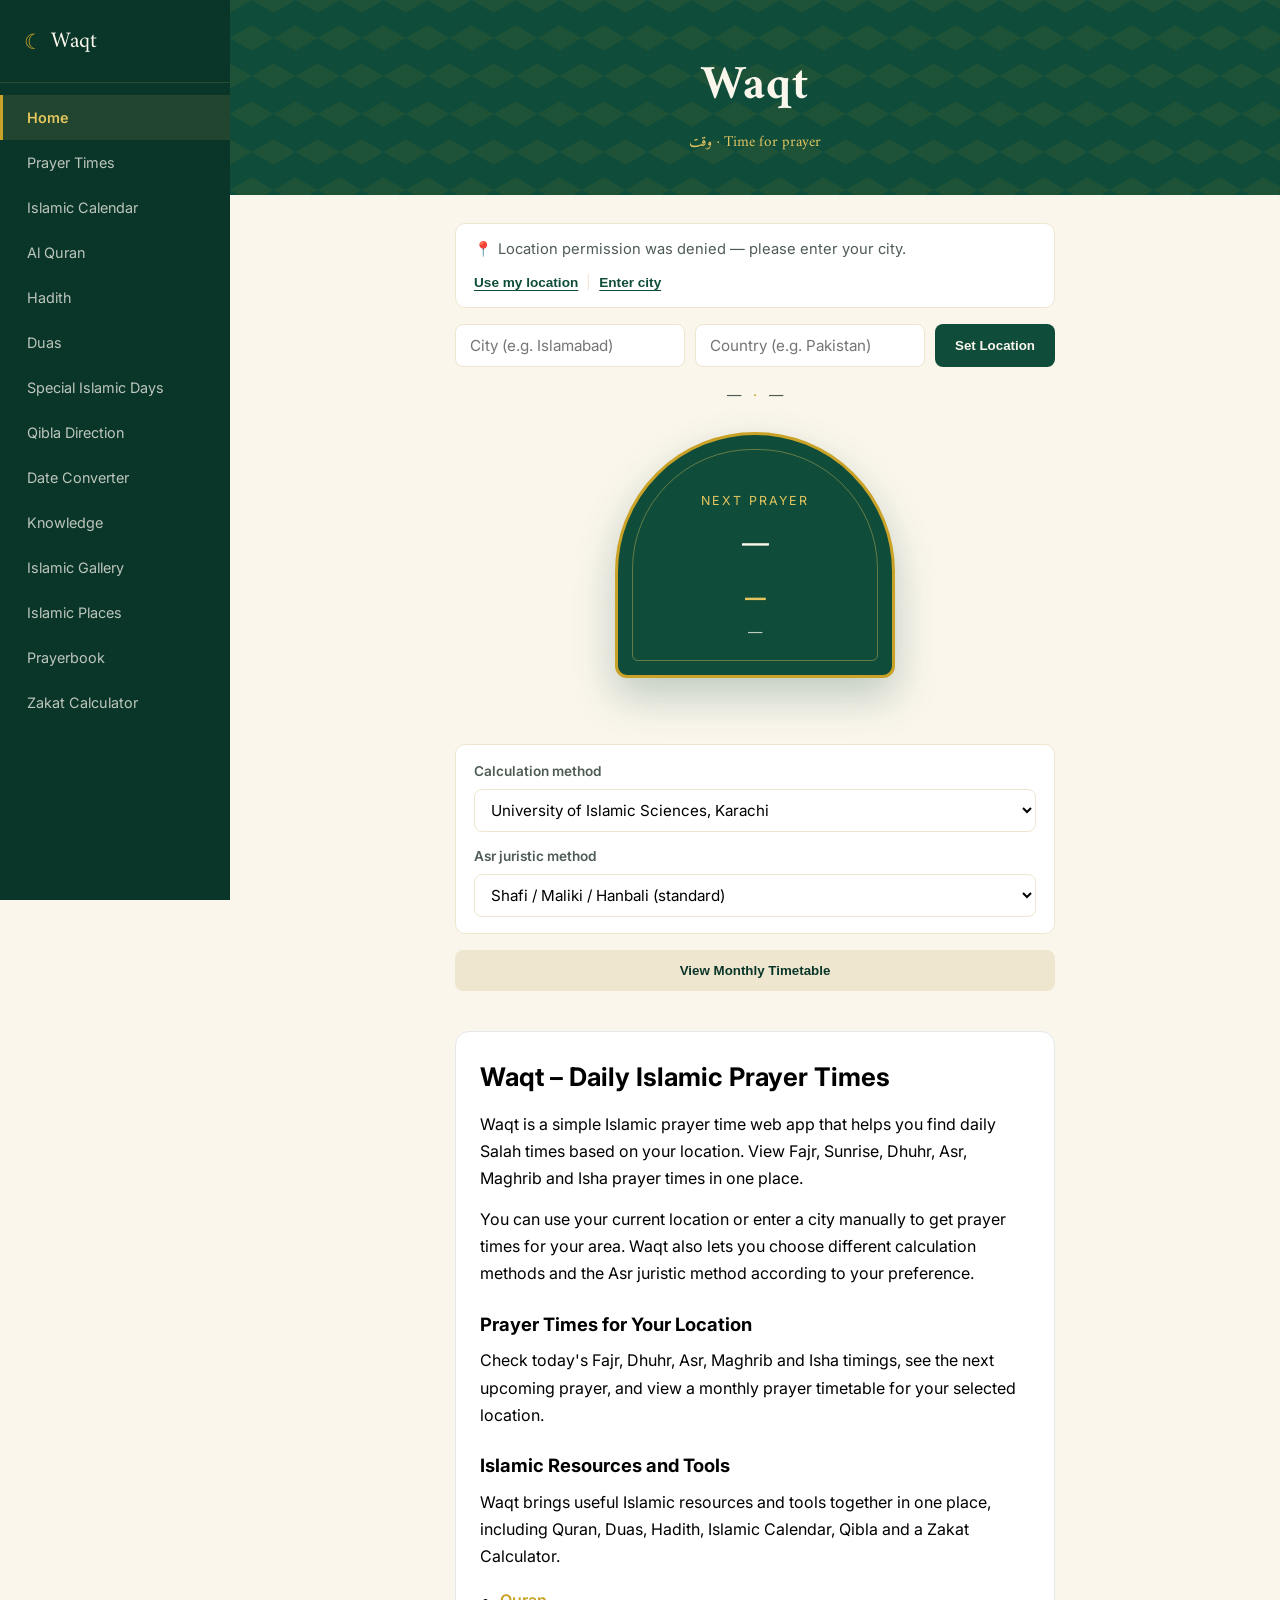
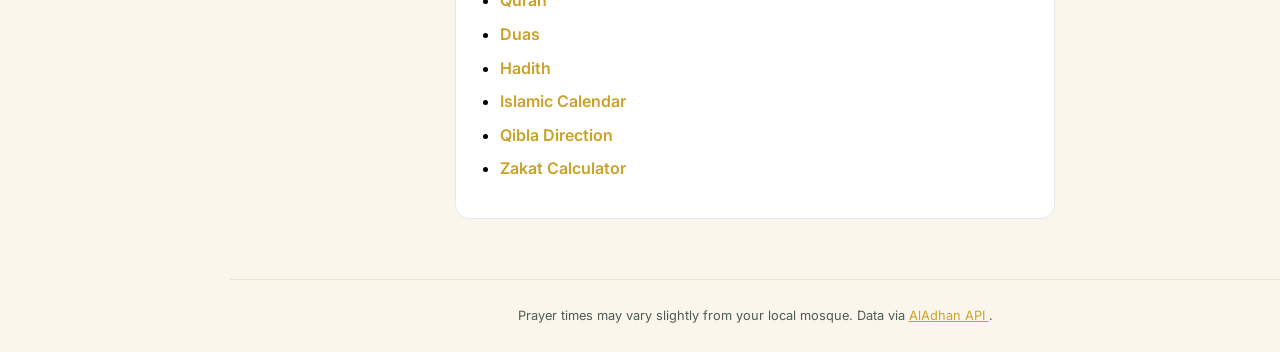
<file: index.html>
<!DOCTYPE html>
<html lang="en">

<head>
    <meta charset="UTF-8">

    <meta name="viewport" content="width=device-width, initial-scale=1.0">

    <!-- Primary SEO -->
    <title>Waqt Prayer Times | Accurate Salah Times by Location</title>

    <meta
        name="description"
        content="Waqt provides daily Islamic prayer times based on your location, including Fajr, Dhuhr, Asr, Maghrib and Isha, with Quran, Duas, Hadith and other Islamic tools."
    >

    <meta
        name="robots"
        content="index, follow, max-image-preview:large"
    >

    <meta name="author" content="Waqt">

    <meta name="application-name" content="Waqt">

    <meta name="theme-color" content="#0f766e">

    <!-- Canonical URL -->
    <link
        rel="canonical"
        href="https://waqt-prayer-times.pages.dev/"
    >

    <!-- Open Graph / Facebook / LinkedIn -->
    <meta property="og:type" content="website">

    <meta
        property="og:title"
        content="Waqt Prayer Times | Accurate Salah Times by Location"
    >

    <meta
        property="og:description"
        content="Find daily Islamic prayer times based on your location with Waqt. View Fajr, Dhuhr, Asr, Maghrib and Isha times along with Quran, Duas, Hadith and other Islamic tools."
    >

    <meta
        property="og:url"
        content="https://waqt-prayer-times.pages.dev/"
    >

    <meta
        property="og:site_name"
        content="Waqt"
    >

    <meta
        property="og:locale"
        content="en_US"
    >

    <!-- Twitter / X -->
    <meta
        name="twitter:card"
        content="summary"
    >

    <meta
        name="twitter:title"
        content="Waqt Prayer Times | Accurate Salah Times by Location"
    >

    <meta
        name="twitter:description"
        content="Daily Islamic prayer times based on your location, with Quran, Duas, Hadith and other useful Islamic tools."
    >

    <!-- Structured Data -->
    <script type="application/ld+json">
    {
        "@context": "https://schema.org",
        "@type": "WebApplication",
        "name": "Waqt",
        "url": "https://waqt-prayer-times.pages.dev/",
        "description": "Waqt is an Islamic prayer time web application that provides daily Salah times based on location, along with Quran, Duas, Hadith and other Islamic tools.",
        "applicationCategory": "LifestyleApplication",
        "operatingSystem": "All",
        "browserRequirements": "Requires JavaScript",
        "inLanguage": "en",
        "featureList": [
            "Daily Islamic prayer times",
            "Fajr prayer time",
            "Dhuhr prayer time",
            "Asr prayer time",
            "Maghrib prayer time",
            "Isha prayer time",
            "Location-based prayer times",
            "Monthly prayer timetable",
            "Quran",
            "Duas",
            "Hadith",
            "Islamic Calendar",
            "Qibla",
            "Zakat Calculator"
        ]
    }
    </script>

    <!-- Performance / Fonts -->
    <link rel="preconnect" href="https://fonts.googleapis.com">

    <link
        href="https://fonts.googleapis.com/css2?family=Amiri:wght@400;700&family=Inter:wght@400;500;600;700&display=swap"
        rel="stylesheet"
    >

    <!-- Main Stylesheet -->
    <link rel="stylesheet" href="style.css">
</head>

<body data-page="home">

    <div class="app-layout">

        <!-- Sidebar navigation -->
        <div id="sidebar-placeholder"></div>

        <script src="sidebar.js"></script>

        <!-- Main content -->
        <div class="content-area">

            <!-- Header -->
            <header class="app-header">
                <div class="header-inner">
                    <h1 class="app-name">Waqt</h1>
                    <p class="app-tagline">
                        وقت &middot; Time for prayer
                    </p>
                </div>
            </header>

            <main class="app-main">

                <!-- Location controls -->
                <section class="location-bar">

                    <div class="location-display" id="location-display">
                        <span class="location-icon">📍</span>

                        <span id="location-text">
                            Detecting your location…
                        </span>
                    </div>

                    <div class="location-actions">

                        <button
                            id="detect-btn"
                            class="btn-link"
                            type="button"
                        >
                            Use my location
                        </button>

                        <span class="divider">|</span>

                        <button
                            id="manual-toggle-btn"
                            class="btn-link"
                            type="button"
                        >
                            Enter city
                        </button>

                    </div>

                </section>


                <!-- Manual city entry -->
                <section
                    class="manual-location-form"
                    id="manual-form"
                    hidden
                >

                    <input
                        type="text"
                        id="city-input"
                        placeholder="City (e.g. Islamabad)"
                        aria-label="City"
                    >

                    <input
                        type="text"
                        id="country-input"
                        placeholder="Country (e.g. Pakistan)"
                        aria-label="Country"
                    >

                    <button
                        id="manual-submit-btn"
                        class="btn-primary"
                        type="button"
                    >
                        Set Location
                    </button>

                </section>


                <!-- Date display -->
                <section
                    class="date-bar"
                    id="date-bar"
                    aria-label="Current date"
                >

                    <span id="gregorian-date">—</span>

                    <span class="date-sep">&middot;</span>

                    <span id="hijri-date">—</span>

                </section>


                <!-- Next prayer -->
                <section
                    class="next-prayer-wrap"
                    id="prayer-times"
                    aria-labelledby="next-prayer-heading"
                >

                    <div
                        class="mihrab-card"
                        id="next-prayer-card"
                    >

                        <p class="next-prayer-label">
                            Next Prayer
                        </p>

                        <h2
                            class="next-prayer-name"
                            id="next-prayer-name"
                        >
                            —
                        </h2>

                        <p
                            class="next-prayer-countdown"
                            id="next-prayer-countdown"
                        >
                            —
                        </p>

                        <p
                            class="next-prayer-time"
                            id="next-prayer-time"
                        >
                            —
                        </p>

                    </div>

                </section>


                <!-- All prayer times -->
                <section
                    class="timings-grid"
                    id="timings-grid"
                    aria-label="Today's prayer times"
                    aria-live="polite"
                >
                    <!-- populated by JS -->
                </section>


                <!-- Calculation method -->
                <section class="settings-bar">

                    <div class="setting-row">

                        <label for="method-select">
                            Calculation method
                        </label>

                        <select id="method-select">

                            <option value="1">
                                University of Islamic Sciences, Karachi
                            </option>

                            <option value="2">
                                Islamic Society of North America (ISNA)
                            </option>

                            <option value="3">
                                Muslim World League
                            </option>

                            <option value="4">
                                Umm Al-Qura University, Makkah
                            </option>

                            <option value="5">
                                Egyptian General Authority of Survey
                            </option>

                        </select>

                    </div>


                    <div class="setting-row">

                        <label for="school-select">
                            Asr juristic method
                        </label>

                        <select id="school-select">

                            <option value="0">
                                Shafi / Maliki / Hanbali (standard)
                            </option>

                            <option value="1">
                                Hanafi (later Asr)
                            </option>

                        </select>

                    </div>

                </section>


                <!-- Monthly timetable -->
                <section class="monthly-section">

                    <button
                        id="monthly-toggle-btn"
                        class="btn-secondary"
                        type="button"
                    >
                        View Monthly Timetable
                    </button>

                    <div
                        id="monthly-wrap"
                        class="monthly-wrap"
                        hidden
                    >

                        <h3
                            class="monthly-title"
                            id="monthly-title"
                        >
                            —
                        </h3>

                        <div class="monthly-table-scroll">

                            <table
                                class="monthly-table"
                                id="monthly-table"
                            >

                                <thead>

                                    <tr>
                                        <th scope="col">Date</th>
                                        <th scope="col">Fajr</th>
                                        <th scope="col">Sunrise</th>
                                        <th scope="col">Dhuhr</th>
                                        <th scope="col">Asr</th>
                                        <th scope="col">Maghrib</th>
                                        <th scope="col">Isha</th>
                                    </tr>

                                </thead>

                                <tbody id="monthly-tbody">
                                    <!-- populated by JS -->
                                </tbody>

                            </table>

                        </div>

                    </div>

                </section>


                <!-- =====================================================
                     SEO / INFORMATION SECTION
                     ===================================================== -->
                <section
                    class="seo-content"
                    aria-labelledby="about-waqt-title"
                >

                    <h2 id="about-waqt-title">
                        Waqt – Daily Islamic Prayer Times
                    </h2>

                    <p>
                        Waqt is a simple Islamic prayer time web app that
                        helps you find daily Salah times based on your
                        location. View Fajr, Sunrise, Dhuhr, Asr, Maghrib
                        and Isha prayer times in one place.
                    </p>

                    <p>
                        You can use your current location or enter a city
                        manually to get prayer times for your area. Waqt
                        also lets you choose different calculation methods
                        and the Asr juristic method according to your
                        preference.
                    </p>


                    <h3>
                        Prayer Times for Your Location
                    </h3>

                    <p>
                        Check today's Fajr, Dhuhr, Asr, Maghrib and Isha
                        timings, see the next upcoming prayer, and view a
                        monthly prayer timetable for your selected location.
                    </p>


                    <h3>
                        Islamic Resources and Tools
                    </h3>

                    <p>
                        Waqt brings useful Islamic resources and tools
                        together in one place, including Quran, Duas,
                        Hadith, Islamic Calendar, Qibla and a Zakat
                        Calculator.
                    </p>


                    <!-- Internal links -->
                    <nav
                        aria-label="Islamic resources"
                    >

                        <ul>

                            <li>
                                <a href="quran.html">
                                    Quran
                                </a>
                            </li>

                            <li>
                                <a href="duas.html">
                                    Duas
                                </a>
                            </li>

                            <li>
                                <a href="hadith.html">
                                    Hadith
                                </a>
                            </li>

                            <li>
                                <a href="islamic-calendar.html">
                                    Islamic Calendar
                                </a>
                            </li>

                            <li>
                                <a href="qibla.html">
                                    Qibla Direction
                                </a>
                            </li>

                            <li>
                                <a href="zakat-calculator.html">
                                    Zakat Calculator
                                </a>
                            </li>

                        </ul>

                    </nav>

                </section>

            </main>


            <!-- Footer -->
            <footer class="app-footer">

                <p>
                    Prayer times may vary slightly from your local mosque.
                    Data via
                    <a
                        href="https://aladhan.com"
                        target="_blank"
                        rel="noopener noreferrer"
                    >
                        AlAdhan API
                    </a>.
                </p>

            </footer>

        </div>
    </div>


    <!-- Main JavaScript -->
    <script src="script.js"></script>

</body>
</html>
</file>
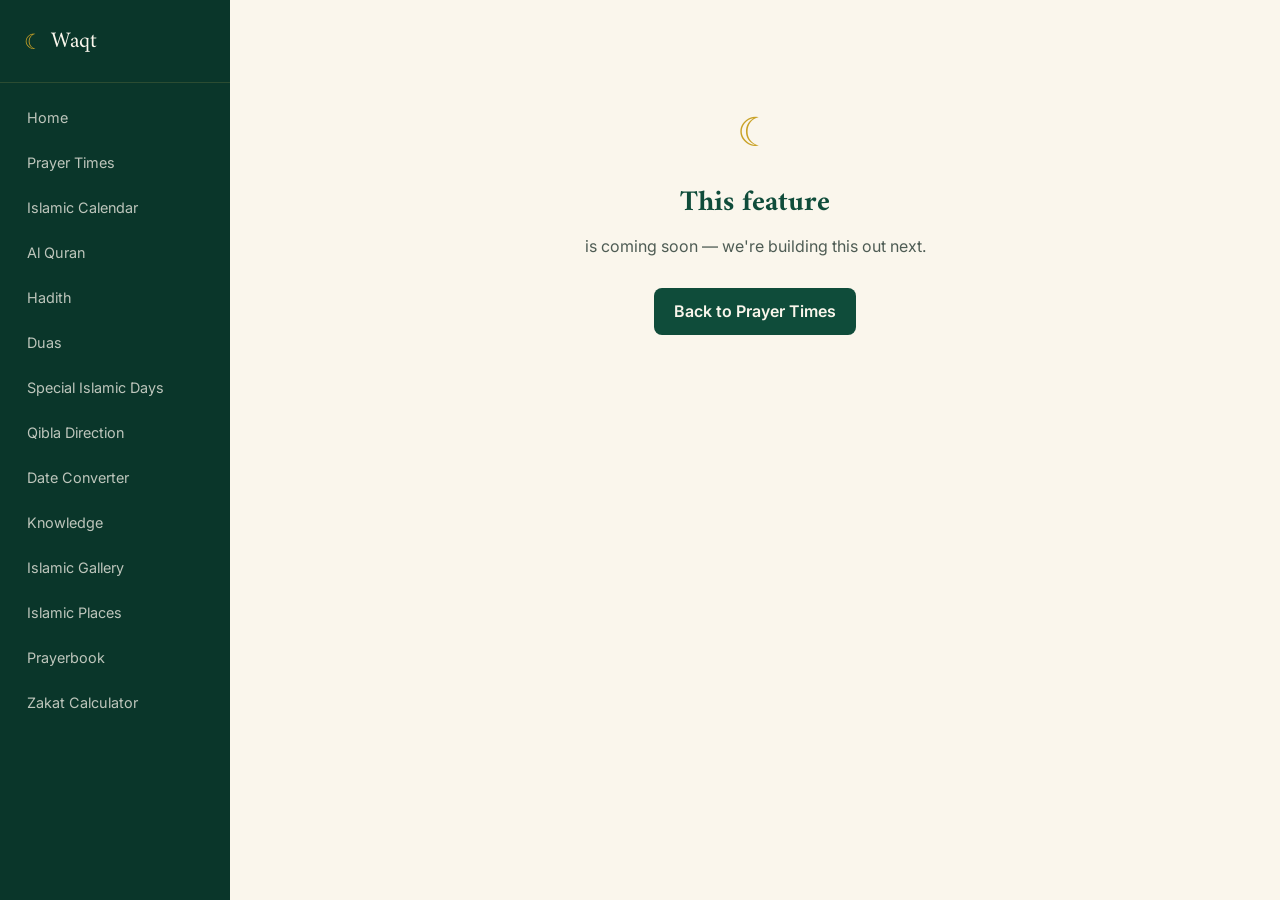
<file: coming-soon.html>
<!DOCTYPE html>
<html lang="en">
<head>
    <meta charset="UTF-8">
    <meta name="viewport" content="width=device-width, initial-scale=1.0">
    <title>Coming Soon | Waqt</title>
    <link rel="preconnect" href="https://fonts.googleapis.com">
    <link href="https://fonts.googleapis.com/css2?family=Amiri:wght@400;700&family=Inter:wght@400;500;600;700&display=swap" rel="stylesheet">
    <link rel="stylesheet" href="style.css">
</head>
<body>

    <div class="app-layout">

        <div id="sidebar-placeholder"></div>
        <script src="sidebar.js"></script>

        <div class="content-area">
            <section class="coming-soon-page">
                <span class="coming-soon-icon">☾</span>
                <h1 id="feature-title">This feature</h1>
                <p>is coming soon — we're building this out next.</p>
                <a href="index.html" class="btn-primary">Back to Prayer Times</a>
            </section>
        </div>

    </div>

    <script>
        const params = new URLSearchParams(window.location.search);
        const feature = params.get("feature");
        if (feature) {
            document.getElementById("feature-title").textContent = feature;
            document.title = `${feature} — Coming Soon | Waqt`;
        }
    </script>
</body>
</html>
</file>
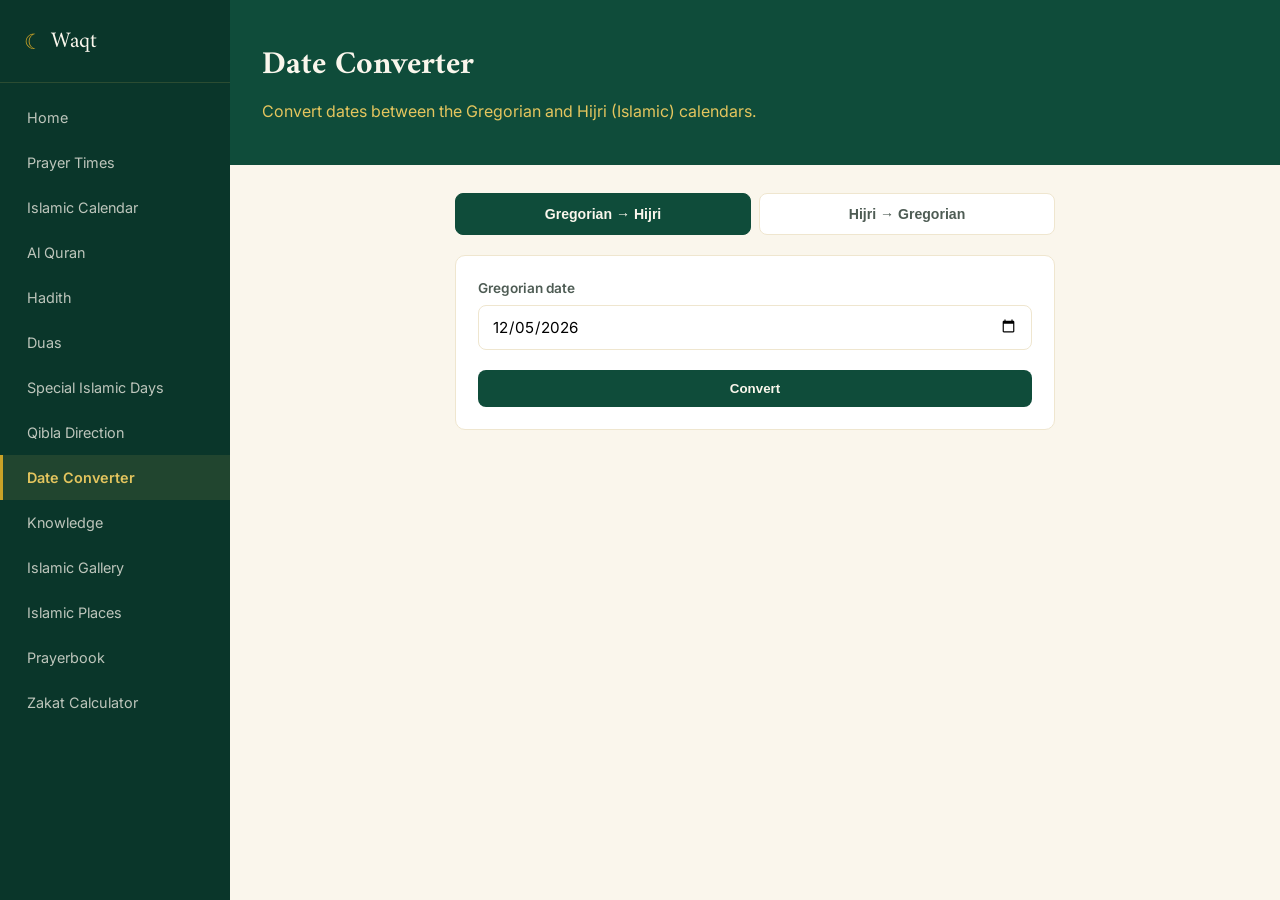
<file: date-converter.html>
<!DOCTYPE html>
<html lang="en">
<head>
    <meta charset="UTF-8">
    <meta name="viewport" content="width=device-width, initial-scale=1.0">
    <title>Date Converter | Waqt</title>
    <meta name="description" content="Convert dates between the Gregorian and Hijri (Islamic) calendars.">
    <link rel="preconnect" href="https://fonts.googleapis.com">
    <link href="https://fonts.googleapis.com/css2?family=Amiri:wght@400;700&family=Inter:wght@400;500;600;700&display=swap" rel="stylesheet">
    <link rel="stylesheet" href="style.css">
</head>
<body data-page="date-converter">

    <div class="app-layout">

        <div id="sidebar-placeholder"></div>
        <script src="sidebar.js"></script>

        <div class="content-area">

            <header class="page-hero">
                <h1 class="page-hero-title">Date Converter</h1>
                <p class="page-hero-sub">Convert dates between the Gregorian and Hijri (Islamic) calendars.</p>
            </header>

            <main class="page-main">

                <div class="converter-tabs">
                    <button class="converter-tab active" data-mode="g-to-h">Gregorian → Hijri</button>
                    <button class="converter-tab" data-mode="h-to-g">Hijri → Gregorian</button>
                </div>

                <!-- Gregorian to Hijri -->
                <section class="converter-card" id="g-to-h-form">
                    <div class="zakat-field">
                        <label for="greg-date">Gregorian date</label>
                        <input type="date" id="greg-date">
                    </div>
                    <button id="convert-g-to-h-btn" class="btn-primary zakat-calc-btn">Convert</button>
                </section>

                <!-- Hijri to Gregorian -->
                <section class="converter-card" id="h-to-g-form" hidden>
                    <div class="converter-hijri-row">
                        <div class="zakat-field">
                            <label for="hijri-day">Day</label>
                            <input type="number" id="hijri-day" min="1" max="30" placeholder="1">
                        </div>
                        <div class="zakat-field">
                            <label for="hijri-month">Month</label>
                            <select id="hijri-month">
                                <option value="1">Muharram</option>
                                <option value="2">Safar</option>
                                <option value="3">Rabi' al-Awwal</option>
                                <option value="4">Rabi' al-Thani</option>
                                <option value="5">Jumada al-Awwal</option>
                                <option value="6">Jumada al-Thani</option>
                                <option value="7">Rajab</option>
                                <option value="8">Sha'ban</option>
                                <option value="9">Ramadan</option>
                                <option value="10">Shawwal</option>
                                <option value="11">Dhu al-Qi'dah</option>
                                <option value="12">Dhu al-Hijjah</option>
                            </select>
                        </div>
                        <div class="zakat-field">
                            <label for="hijri-year">Year (AH)</label>
                            <input type="number" id="hijri-year" placeholder="1447">
                        </div>
                    </div>
                    <button id="convert-h-to-g-btn" class="btn-primary zakat-calc-btn">Convert</button>
                </section>

                <section class="converter-result" id="converter-result" hidden></section>

            </main>
        </div>
    </div>

    <script src="date-converter.js"></script>
</body>
</html>
</file>
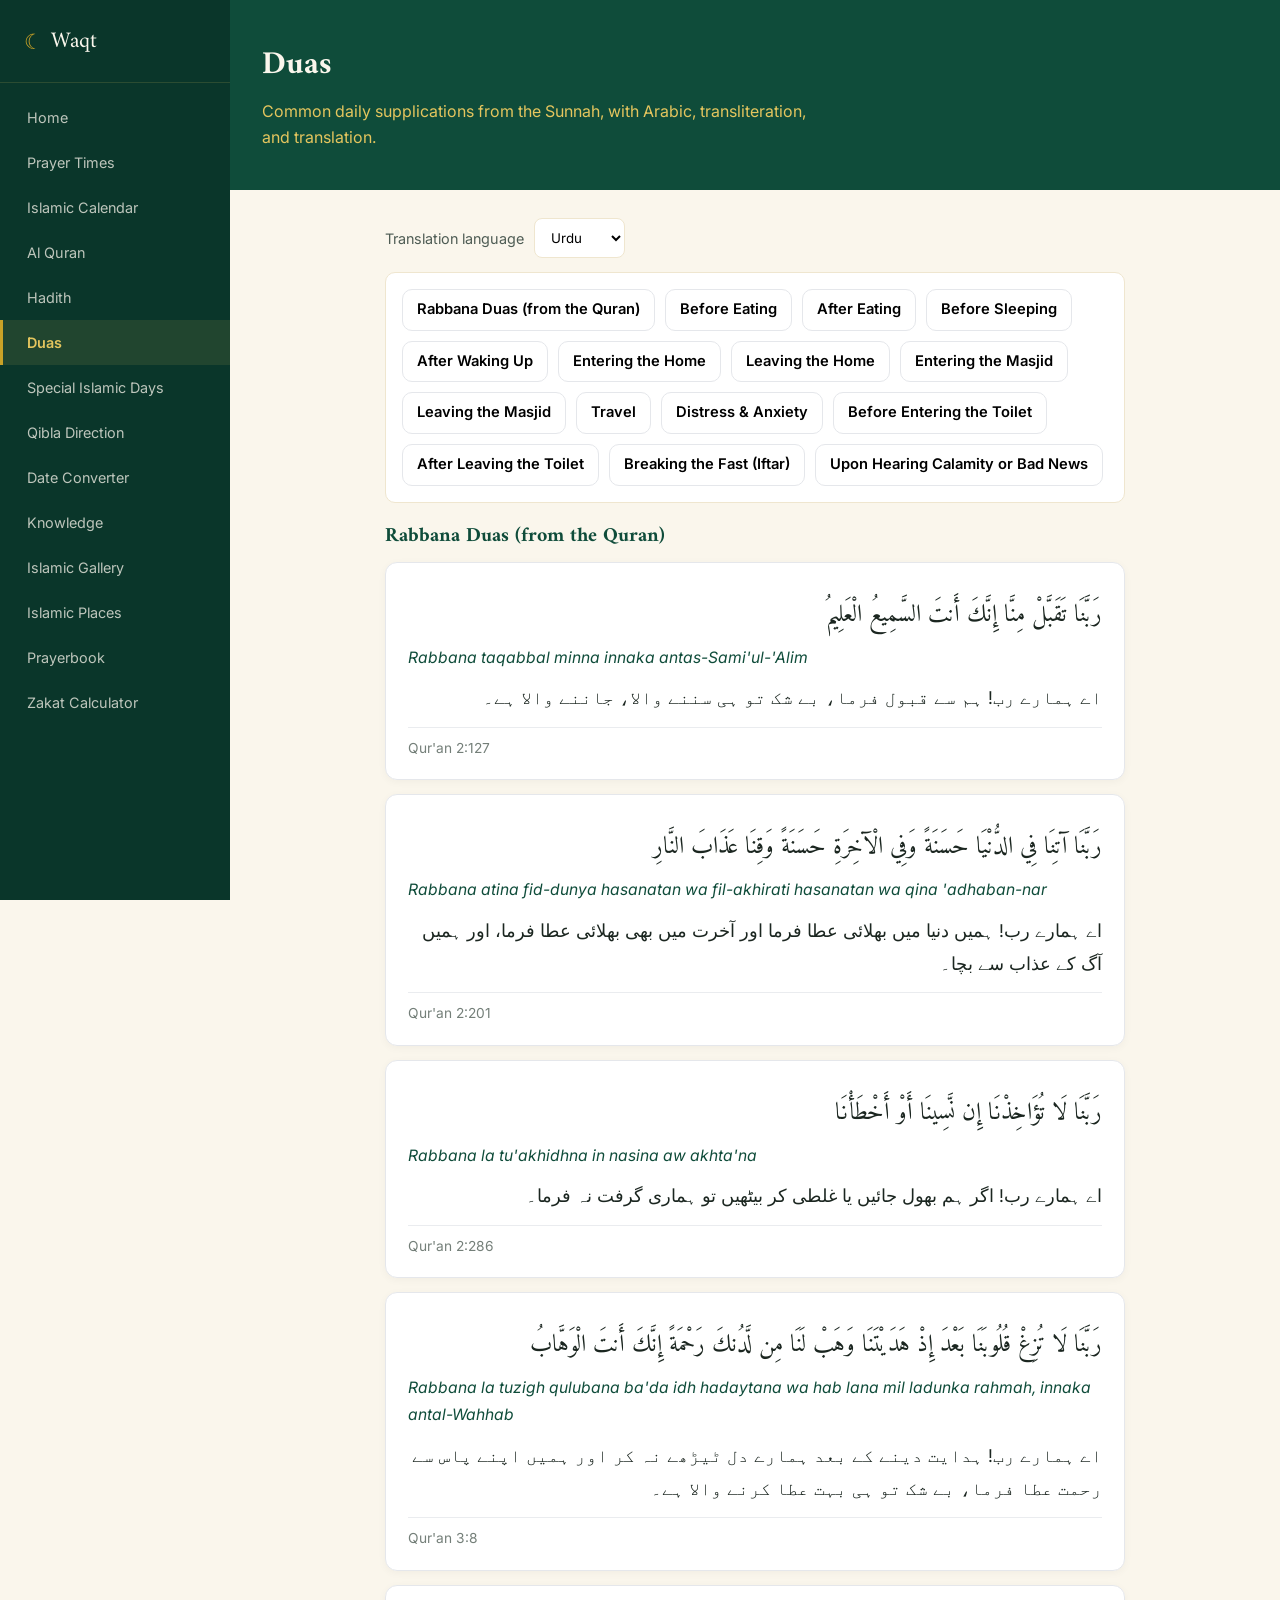
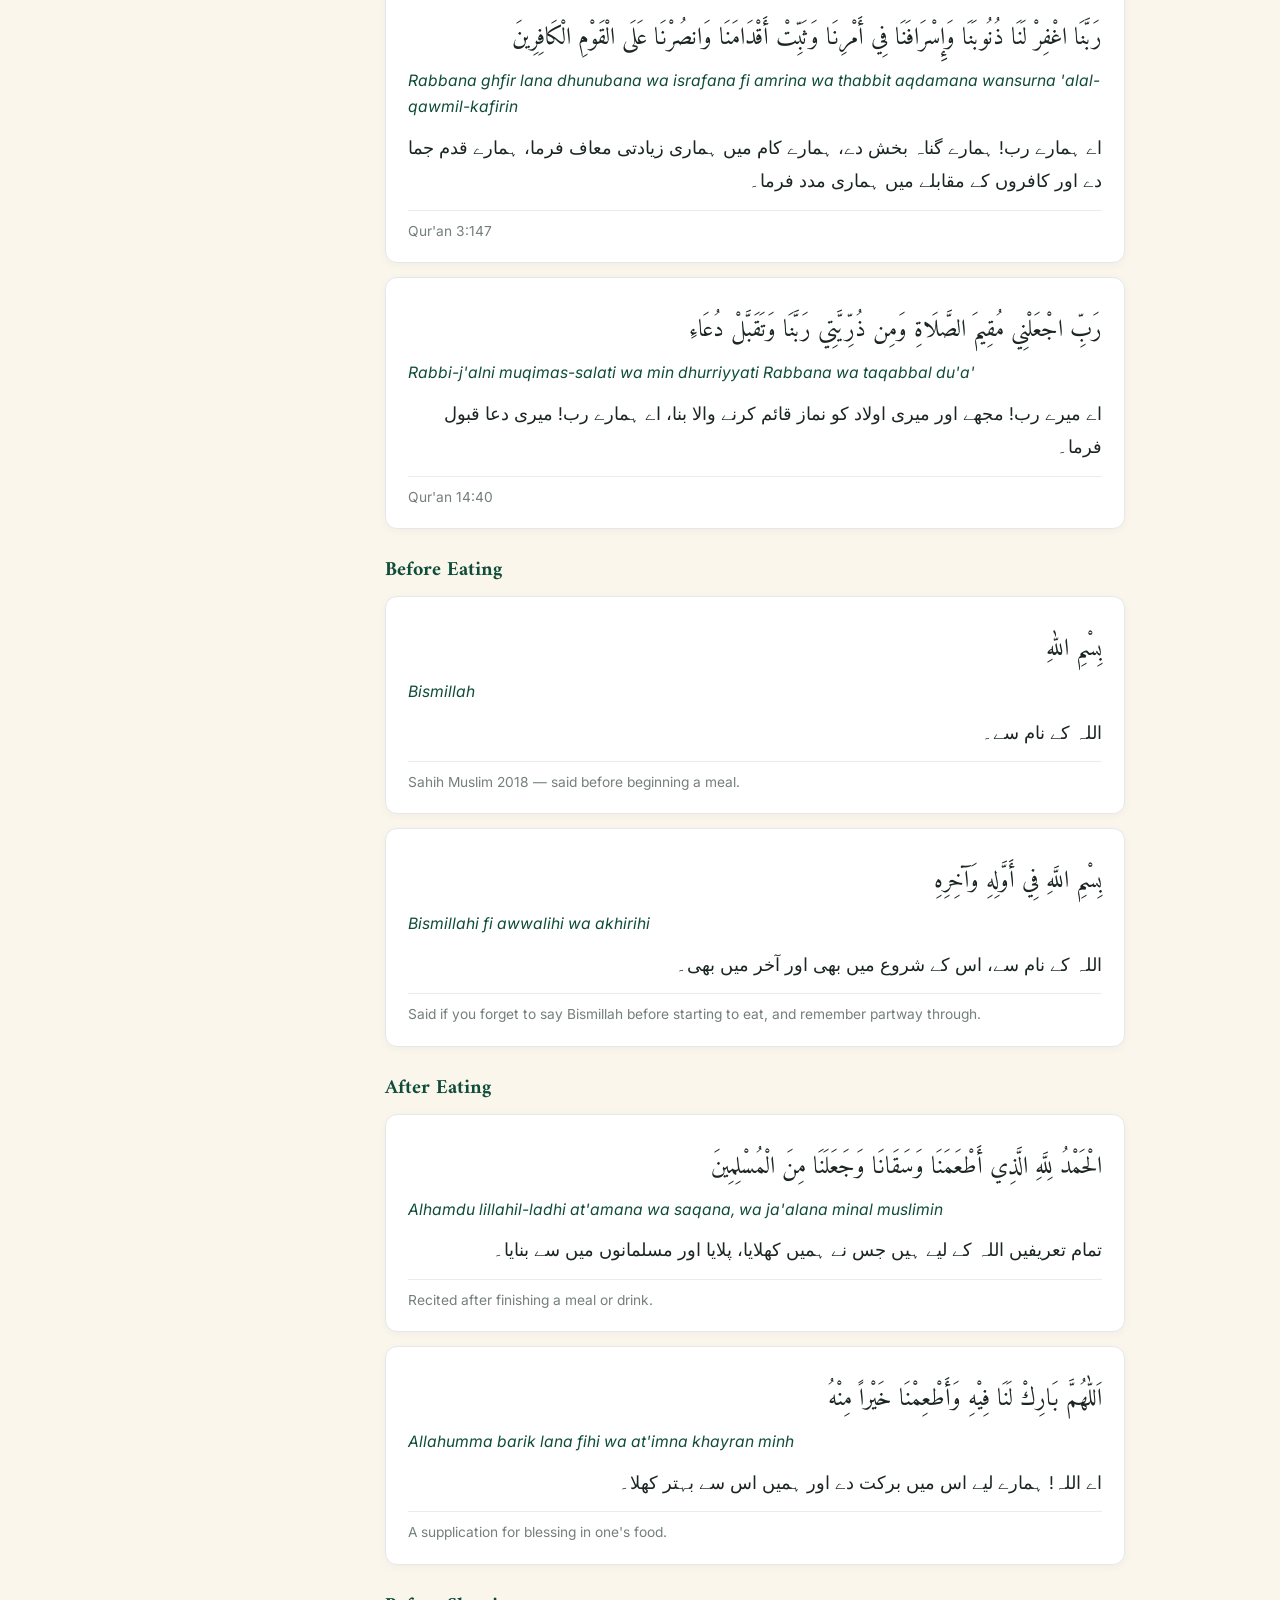
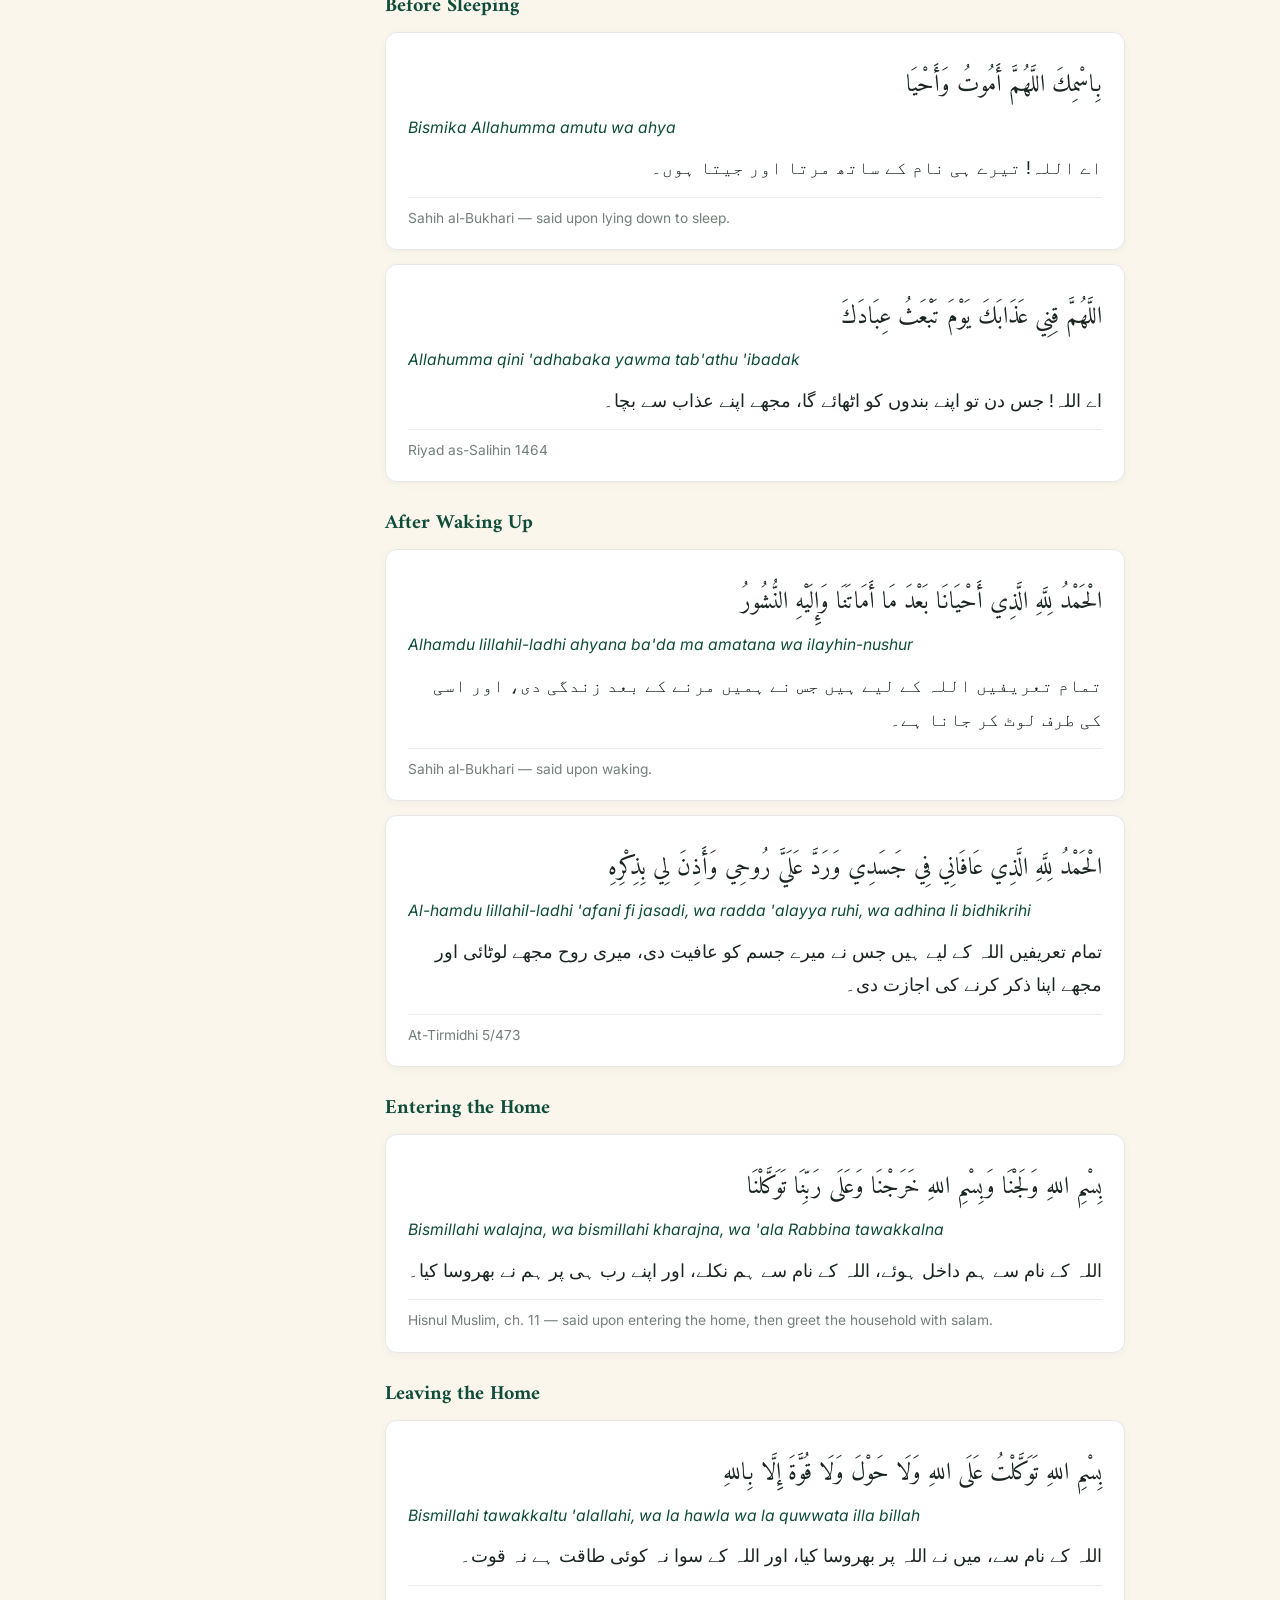
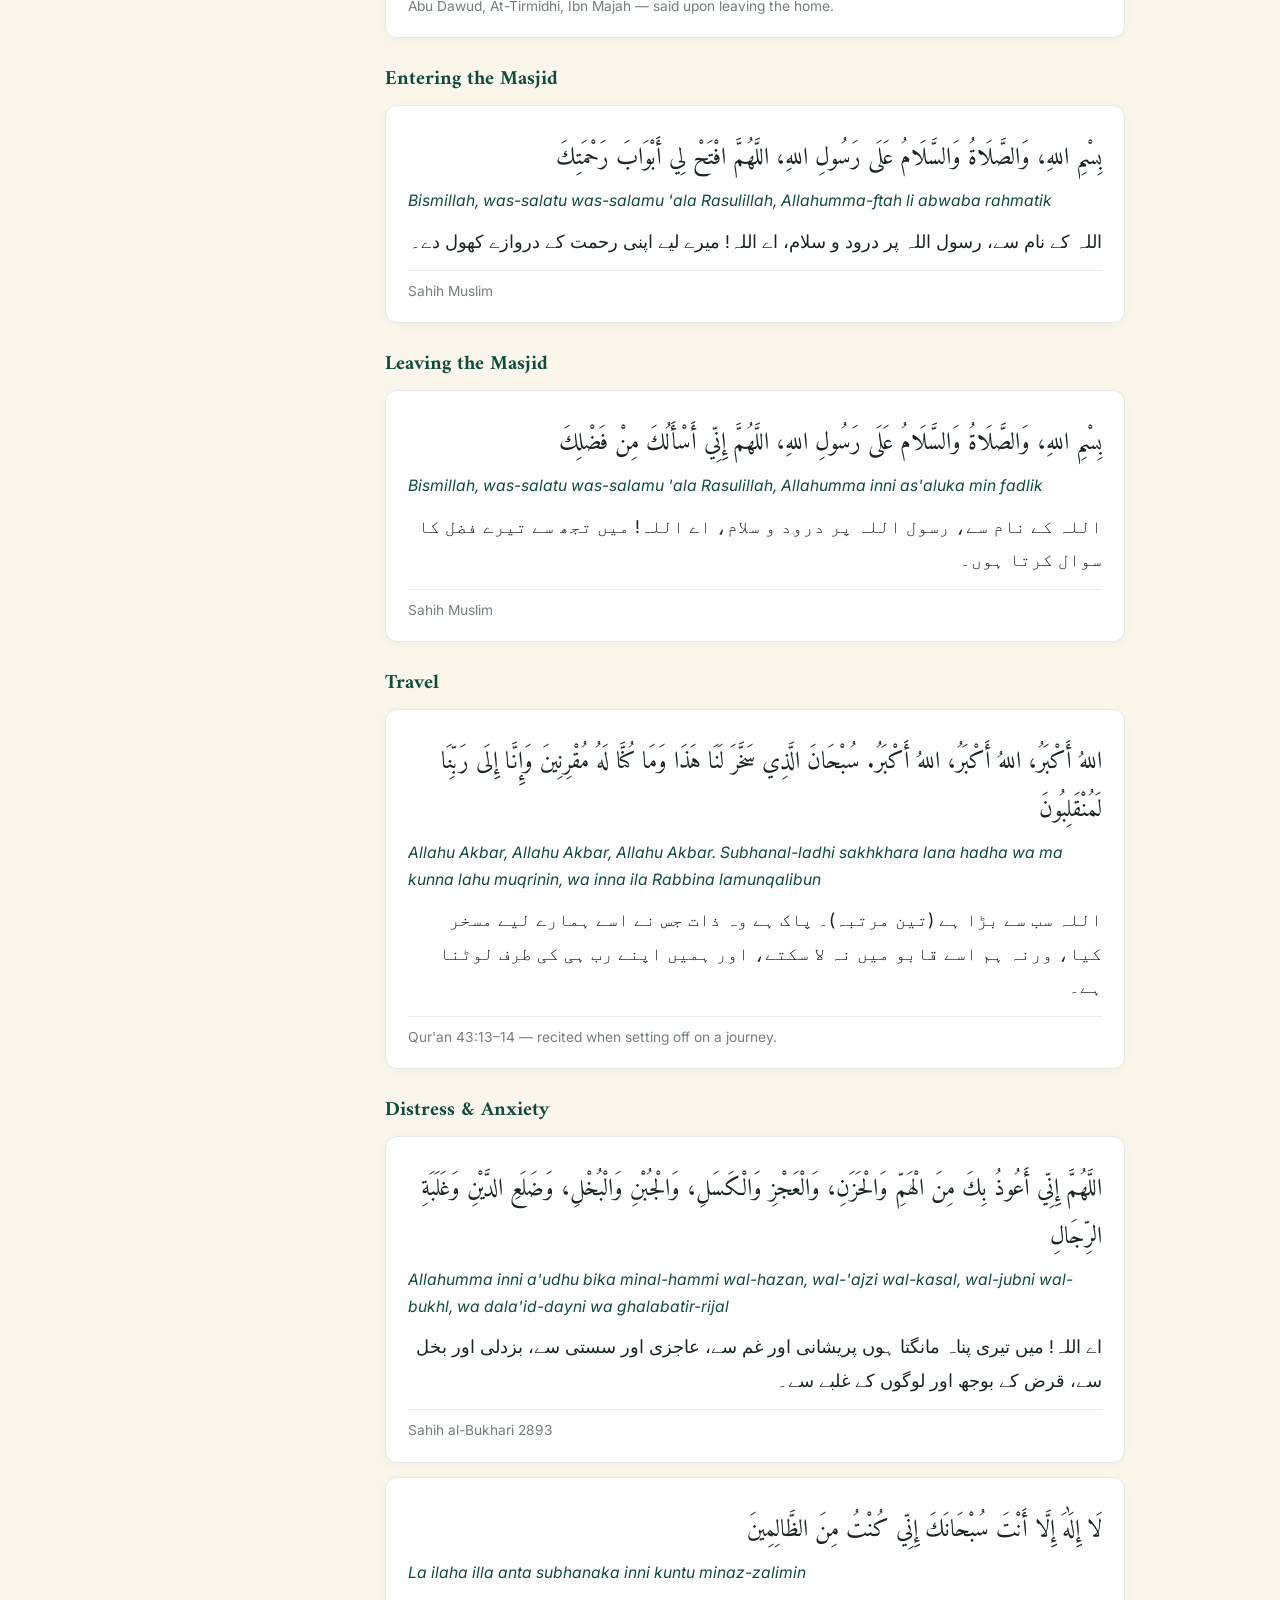
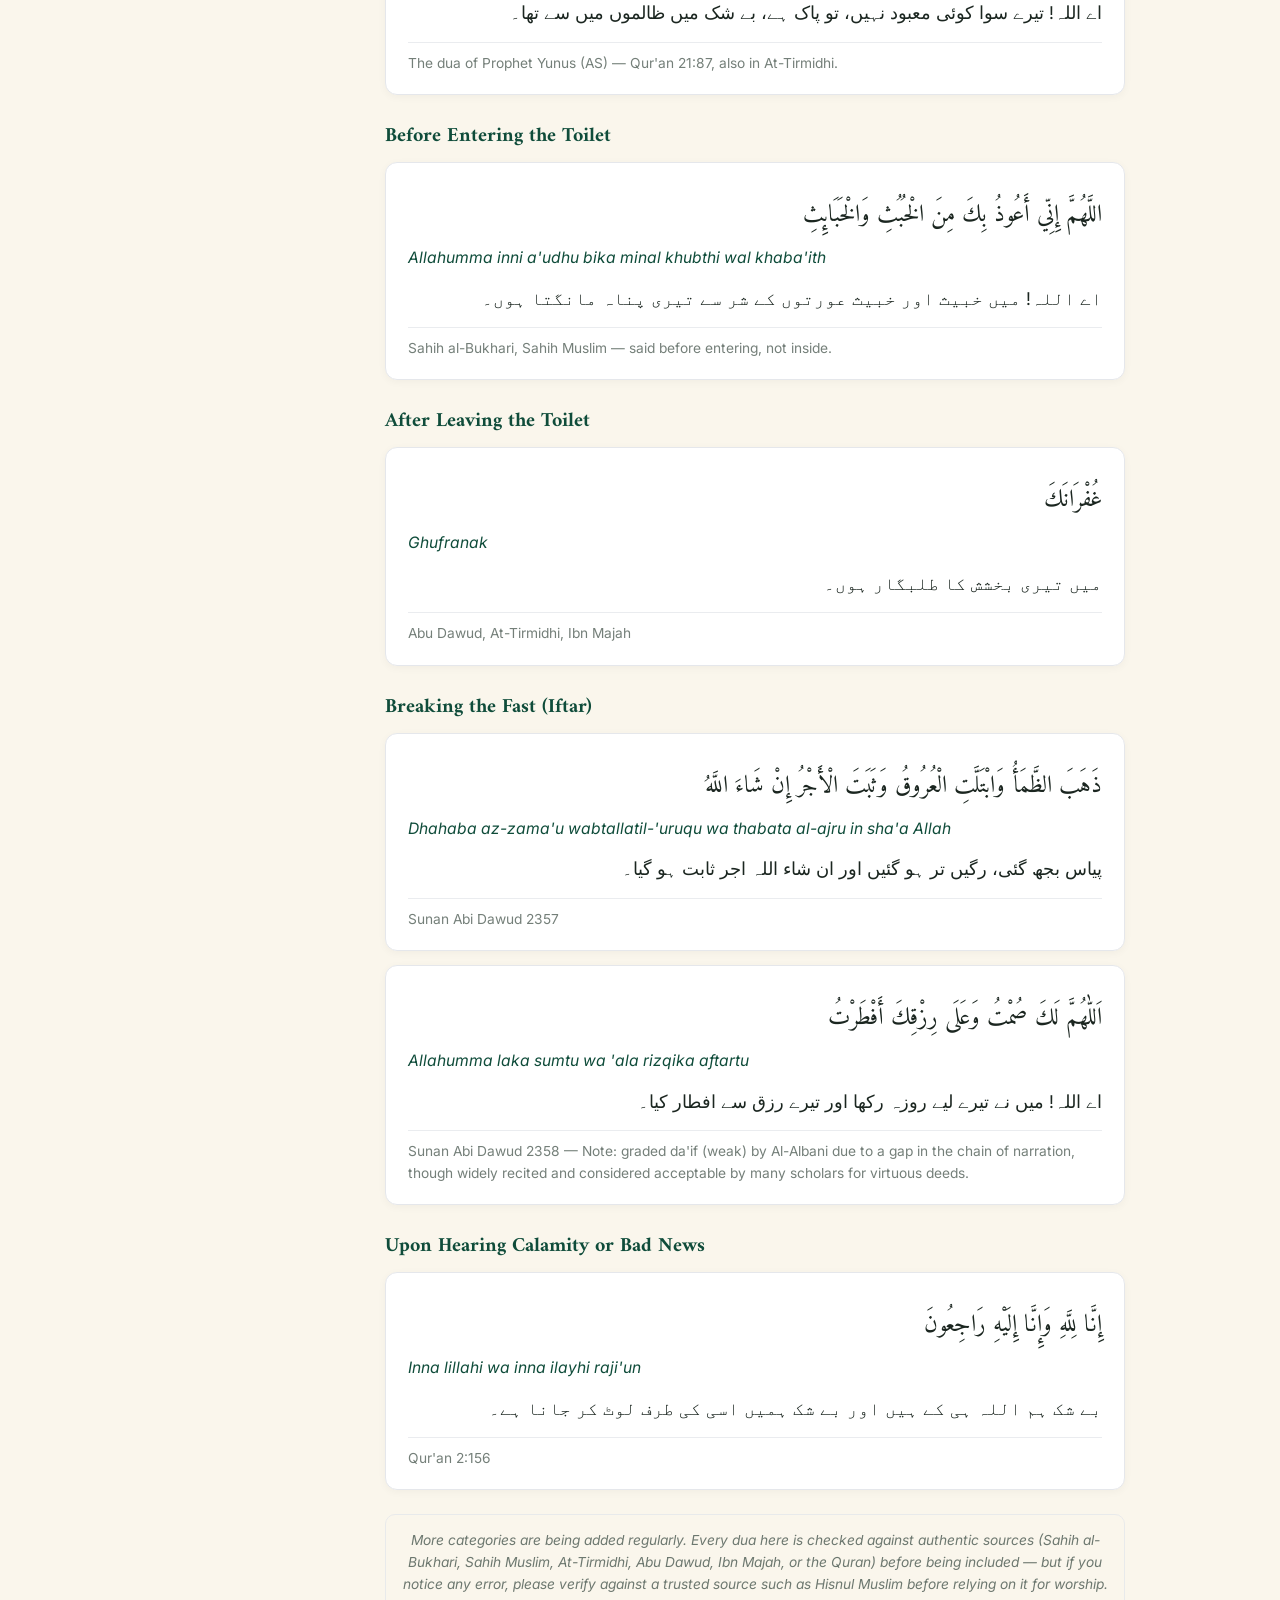
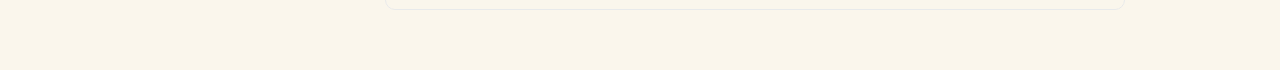
<file: duas.html>
<!DOCTYPE html>
<html lang="en">
<head>
    <meta charset="UTF-8">
    <meta name="viewport" content="width=device-width, initial-scale=1.0">
    <title>Duas | Waqt</title>
    <meta name="description" content="Common daily duas with Arabic text, transliteration, and translation, verified against authentic sources.">
    <link rel="preconnect" href="https://fonts.googleapis.com">
    <link href="https://fonts.googleapis.com/css2?family=Amiri:wght@400;700&family=Amiri+Quran&family=Inter:wght@400;500;600;700&display=swap" rel="stylesheet">
    <link rel="stylesheet" href="style.css">
</head>
<body data-page="duas">

    <div class="app-layout">

        <div id="sidebar-placeholder"></div>
        <script src="sidebar.js"></script>

        <div class="content-area">

            <header class="page-hero">
                <h1 class="page-hero-title">Duas</h1>
                <p class="page-hero-sub">Common daily supplications from the Sunnah, with Arabic, transliteration, and translation.</p>
            </header>

            <main class="page-main page-main-wide">

                <div class="language-picker">
                    <label for="language-select">Translation language</label>
                    <select id="language-select">
                        <option value="urdu">Urdu</option>
                        <option value="english">English</option>
                    </select>
                </div>

                <nav id="dua-category-nav" class="dua-category-nav"></nav>

                <div id="duas-container">
                    <!-- populated by duas.js from duas-data.js -->
                </div>

                <p class="dua-disclaimer">More categories are being added regularly. Every dua here is checked against authentic sources (Sahih al-Bukhari, Sahih Muslim, At-Tirmidhi, Abu Dawud, Ibn Majah, or the Quran) before being included — but if you notice any error, please verify against a trusted source such as Hisnul Muslim before relying on it for worship.</p>

            </main>
        </div>
    </div>

    <script src="language.js"></script>
    <script src="duas-data.js"></script>
    <script src="duas-urdu.js"></script>
    <script src="duas.js"></script>
</body>
</html>
</file>
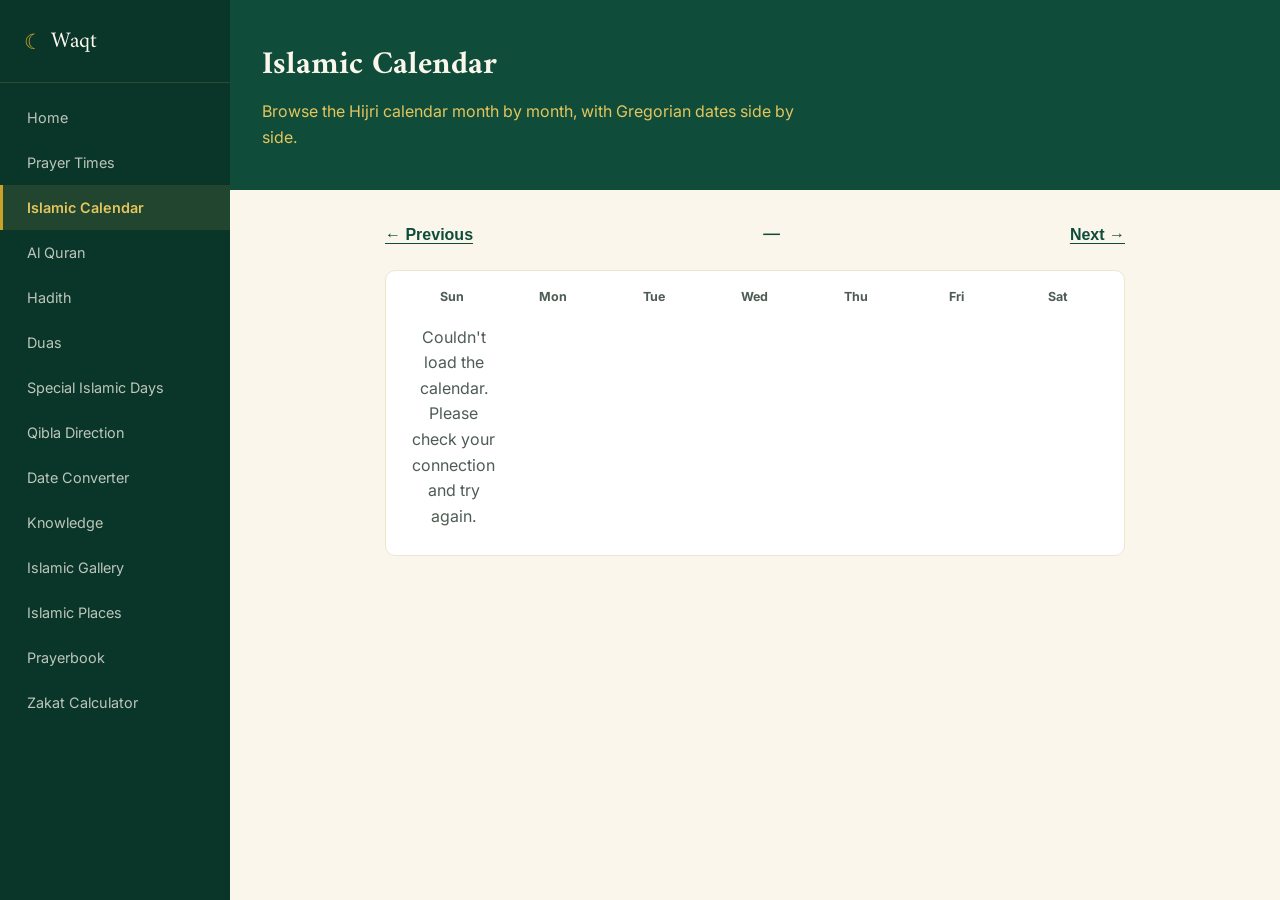
<file: islamic-calendar.html>
<!DOCTYPE html>
<html lang="en">
<head>
    <meta charset="UTF-8">
    <meta name="viewport" content="width=device-width, initial-scale=1.0">
    <title>Islamic Calendar | Waqt</title>
    <meta name="description" content="View the Hijri Islamic calendar alongside the Gregorian calendar, month by month.">
    <link rel="preconnect" href="https://fonts.googleapis.com">
    <link href="https://fonts.googleapis.com/css2?family=Amiri:wght@400;700&family=Inter:wght@400;500;600;700&display=swap" rel="stylesheet">
    <link rel="stylesheet" href="style.css">
</head>
<body data-page="islamic-calendar">

    <div class="app-layout">

        <div id="sidebar-placeholder"></div>
        <script src="sidebar.js"></script>

        <div class="content-area">

            <header class="page-hero">
                <h1 class="page-hero-title">Islamic Calendar</h1>
                <p class="page-hero-sub">Browse the Hijri calendar month by month, with Gregorian dates side by side.</p>
            </header>

            <main class="page-main page-main-wide">

                <div class="calendar-nav">
                    <button id="prev-month-btn" class="btn-link">&larr; Previous</button>
                    <h2 class="calendar-month-title" id="calendar-month-title">—</h2>
                    <button id="next-month-btn" class="btn-link">Next &rarr;</button>
                </div>

                <div class="calendar-grid-wrap">
                    <div class="calendar-weekdays">
                        <span>Sun</span><span>Mon</span><span>Tue</span><span>Wed</span><span>Thu</span><span>Fri</span><span>Sat</span>
                    </div>
                    <div class="calendar-grid" id="calendar-grid">
                        <!-- populated by JS -->
                    </div>
                </div>

            </main>
        </div>
    </div>

    <script src="islamic-calendar.js"></script>
</body>
</html>
</file>
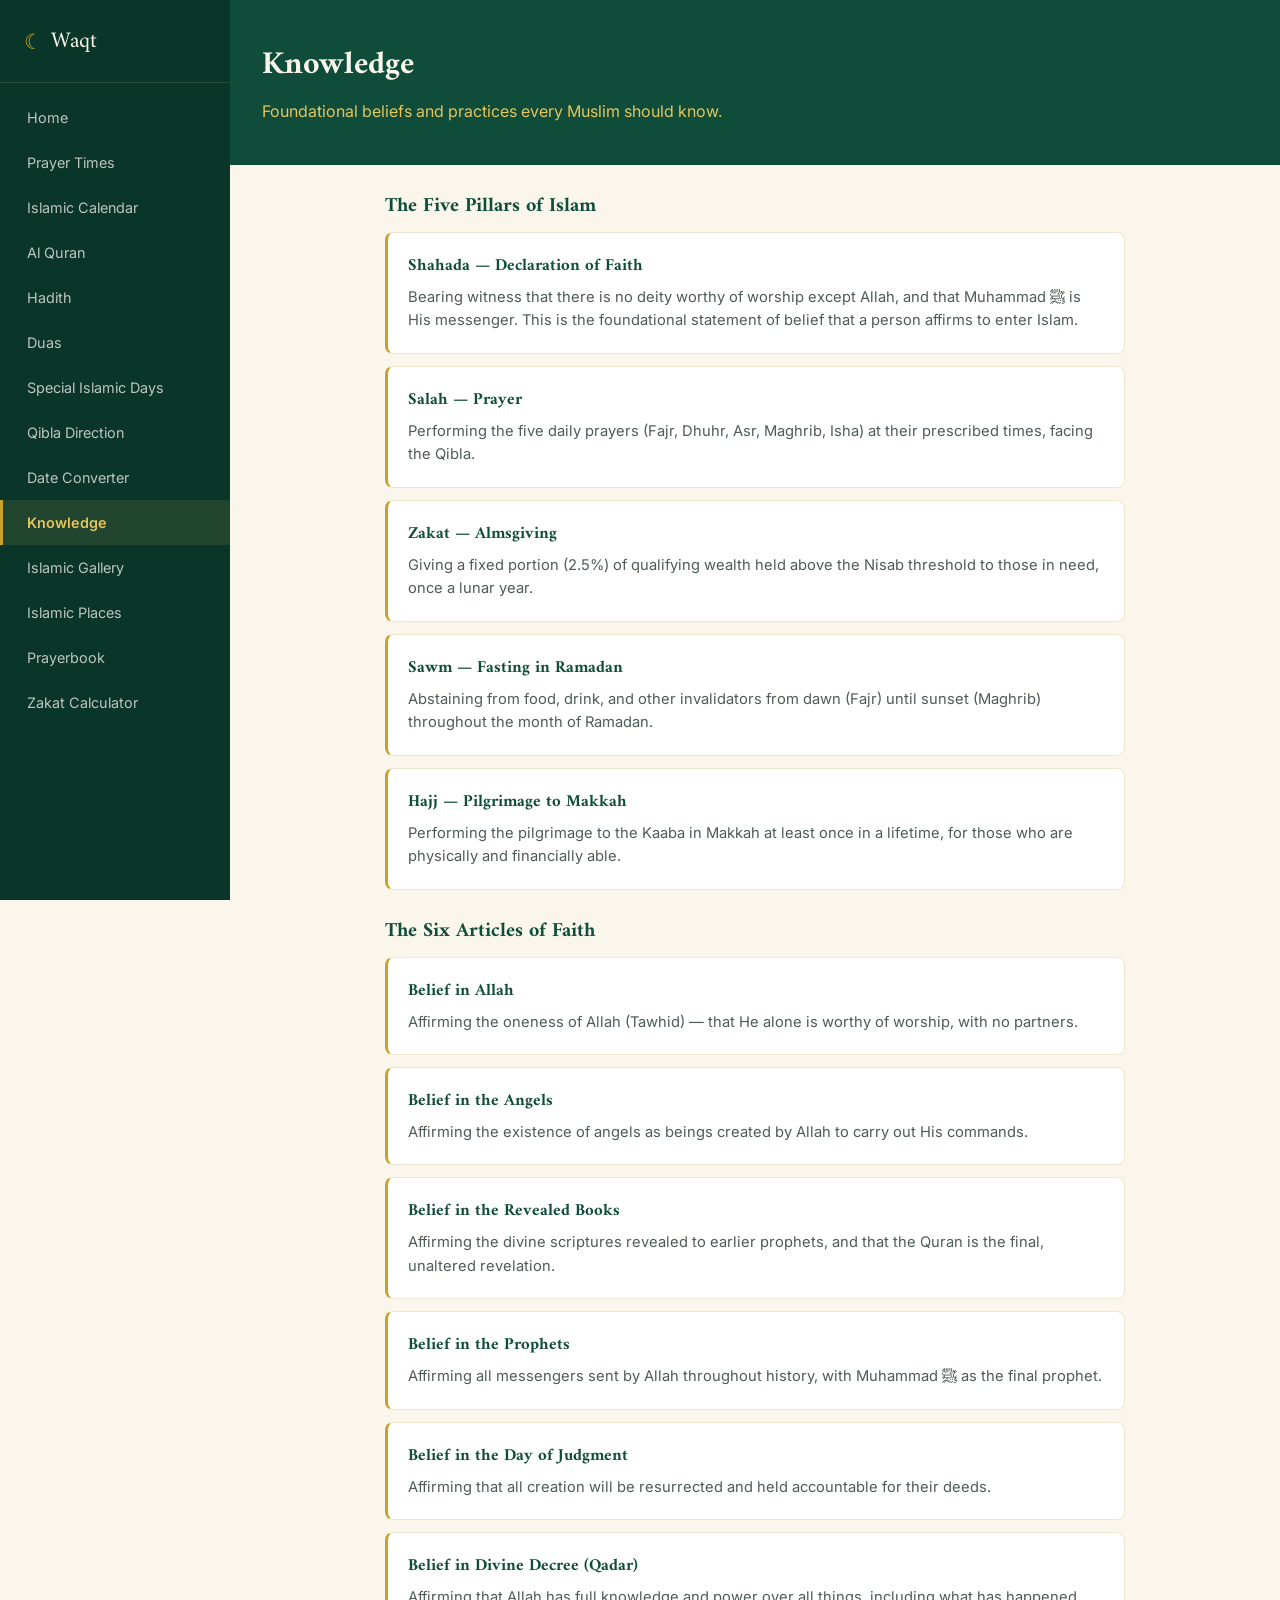
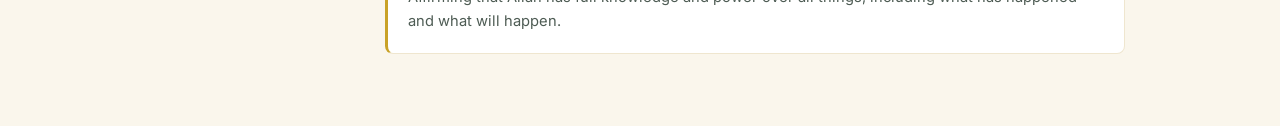
<file: knowledge.html>
<!DOCTYPE html>
<html lang="en">
<head>
    <meta charset="UTF-8">
    <meta name="viewport" content="width=device-width, initial-scale=1.0">
    <title>Knowledge | Waqt</title>
    <meta name="description" content="Foundational Islamic knowledge — the Five Pillars of Islam and Six Articles of Faith.">
    <link rel="preconnect" href="https://fonts.googleapis.com">
    <link href="https://fonts.googleapis.com/css2?family=Amiri:wght@400;700&family=Amiri+Quran&family=Inter:wght@400;500;600;700&display=swap" rel="stylesheet">
    <link rel="stylesheet" href="style.css">
</head>
<body data-page="knowledge">

    <div class="app-layout">

        <div id="sidebar-placeholder"></div>
        <script src="sidebar.js"></script>

        <div class="content-area">

            <header class="page-hero">
                <h1 class="page-hero-title">Knowledge</h1>
                <p class="page-hero-sub">Foundational beliefs and practices every Muslim should know.</p>
            </header>

            <main class="page-main page-main-wide">
                <div id="knowledge-container"></div>
            </main>
        </div>
    </div>

    <script src="knowledge-data.js"></script>
    <script src="knowledge.js"></script>
</body>
</html>
</file>
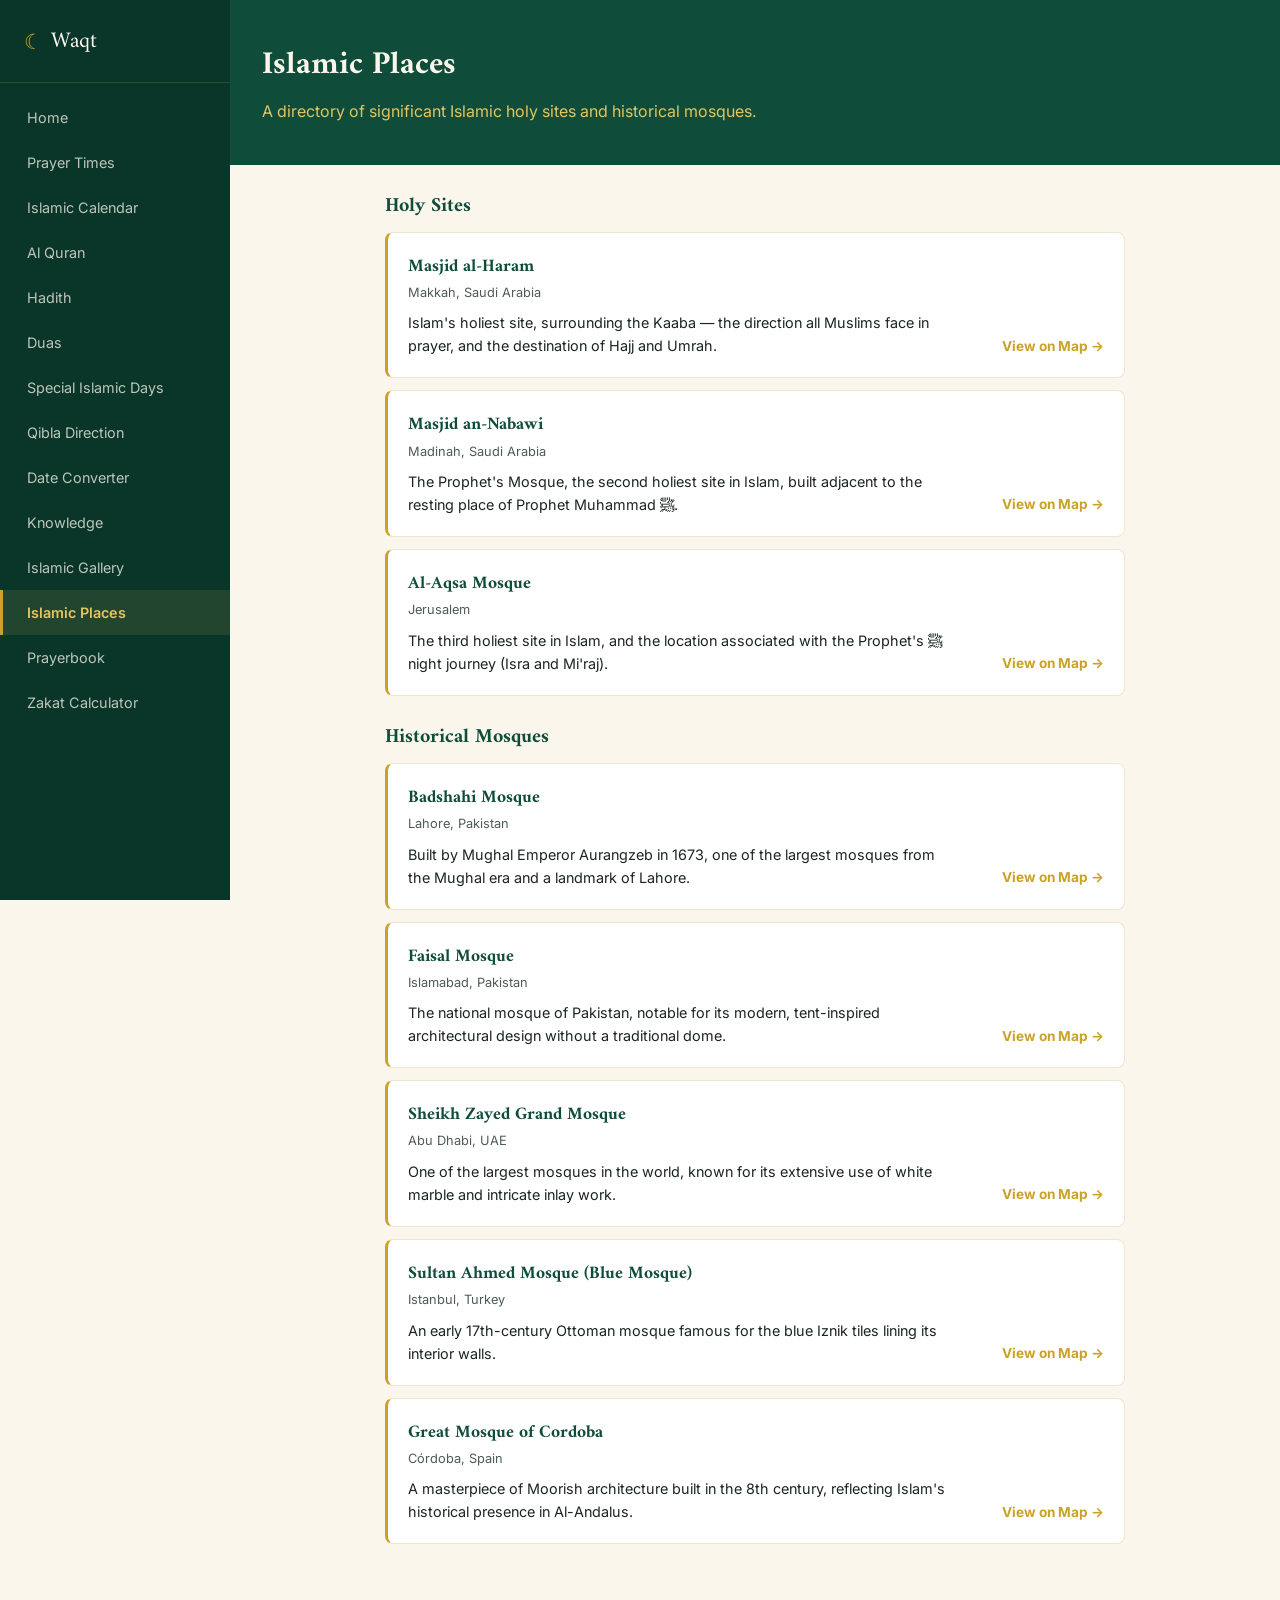
<file: places.html>
<!DOCTYPE html>
<html lang="en">
<head>
    <meta charset="UTF-8">
    <meta name="viewport" content="width=device-width, initial-scale=1.0">
    <title>Islamic Places | Waqt</title>
    <meta name="description" content="A directory of significant Islamic holy sites and historical mosques, with map links.">
    <link rel="preconnect" href="https://fonts.googleapis.com">
    <link href="https://fonts.googleapis.com/css2?family=Amiri:wght@400;700&family=Amiri+Quran&family=Inter:wght@400;500;600;700&display=swap" rel="stylesheet">
    <link rel="stylesheet" href="style.css">
</head>
<body data-page="places">

    <div class="app-layout">

        <div id="sidebar-placeholder"></div>
        <script src="sidebar.js"></script>

        <div class="content-area">

            <header class="page-hero">
                <h1 class="page-hero-title">Islamic Places</h1>
                <p class="page-hero-sub">A directory of significant Islamic holy sites and historical mosques.</p>
            </header>

            <main class="page-main page-main-wide">
                <div id="places-container"></div>
            </main>
        </div>
    </div>

    <script src="places-data.js"></script>
    <script src="places.js"></script>
</body>
</html>
</file>
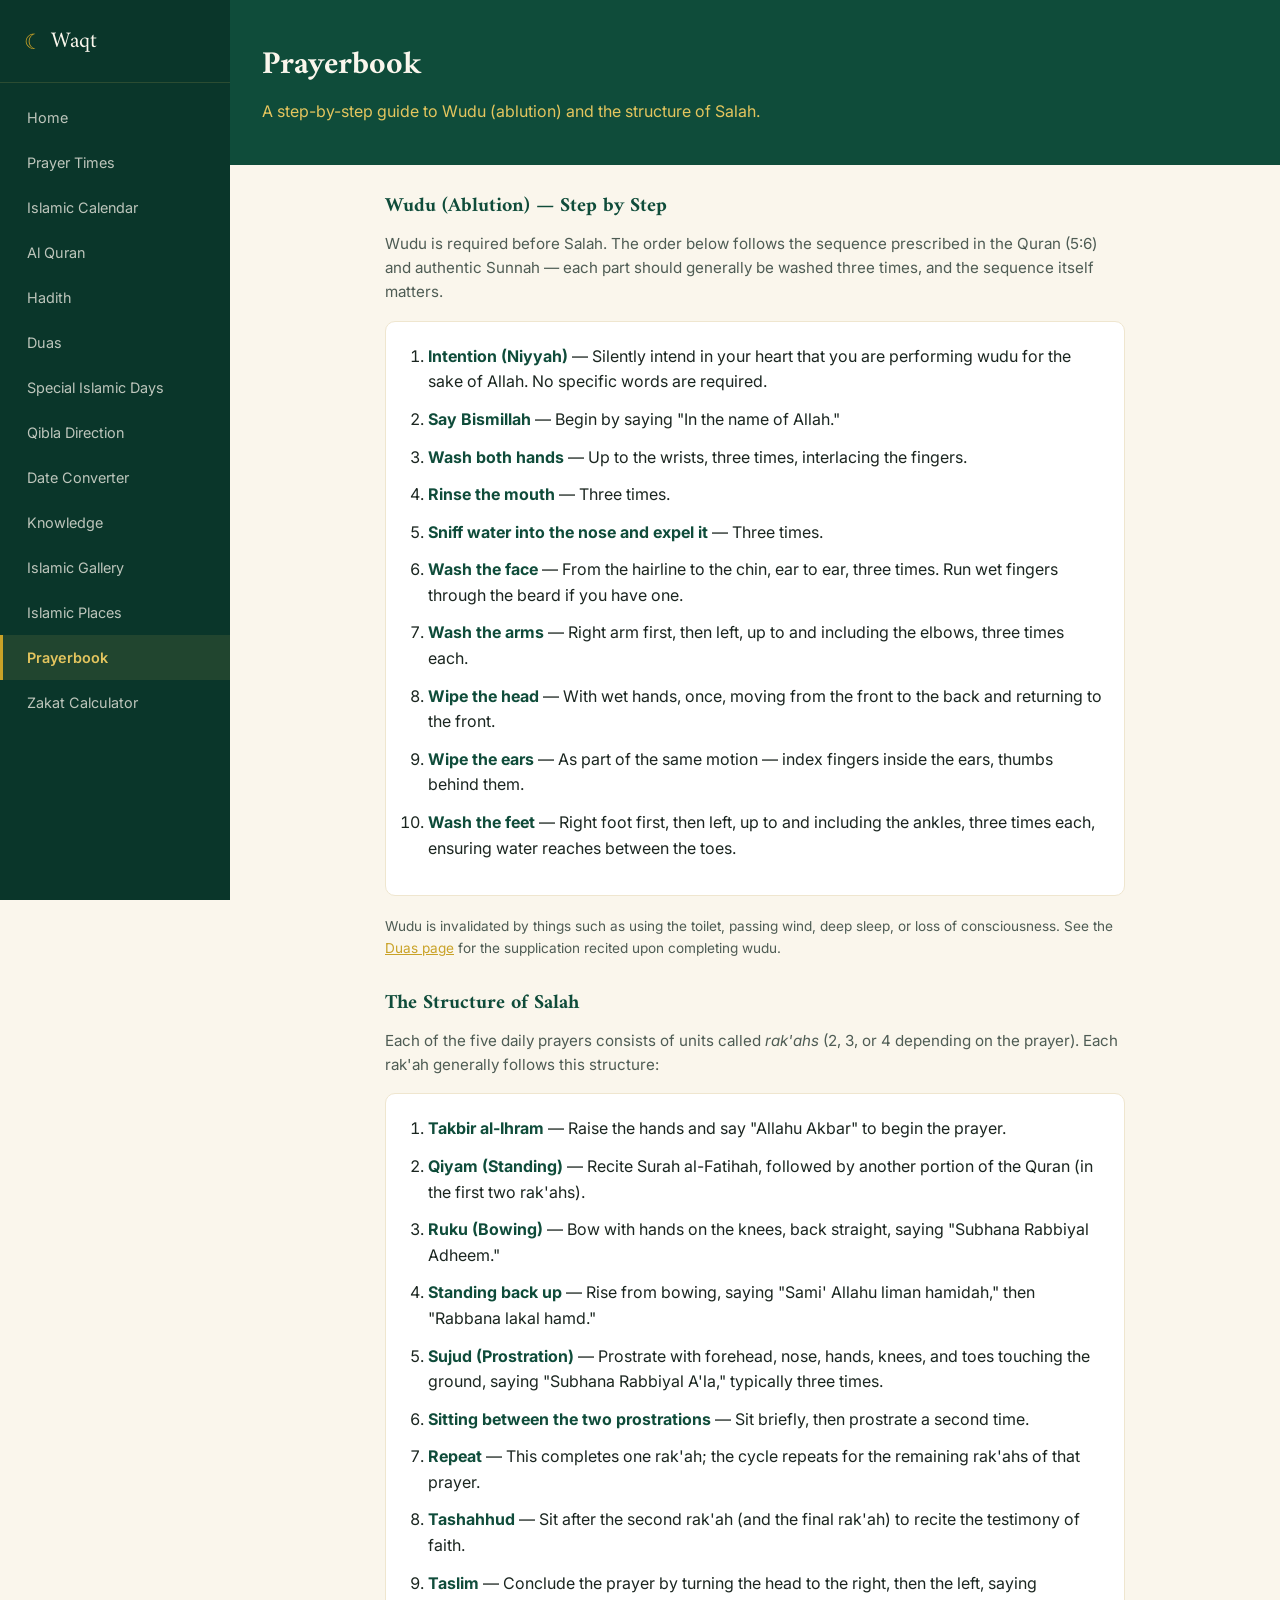
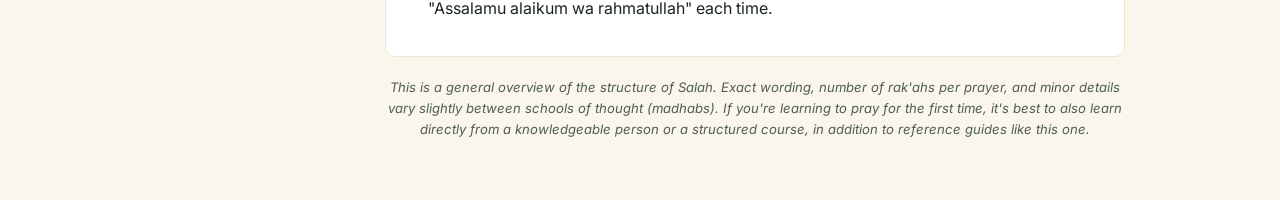
<file: prayerbook.html>
<!DOCTYPE html>
<html lang="en">
<head>
    <meta charset="UTF-8">
    <meta name="viewport" content="width=device-width, initial-scale=1.0">
    <title>Prayerbook | Waqt</title>
    <meta name="description" content="Step-by-step guide to Wudu (ablution) and the structure of Salah (prayer).">
    <link rel="preconnect" href="https://fonts.googleapis.com">
    <link href="https://fonts.googleapis.com/css2?family=Amiri:wght@400;700&family=Amiri+Quran&family=Inter:wght@400;500;600;700&display=swap" rel="stylesheet">
    <link rel="stylesheet" href="style.css">
</head>
<body data-page="prayerbook">

    <div class="app-layout">

        <div id="sidebar-placeholder"></div>
        <script src="sidebar.js"></script>

        <div class="content-area">

            <header class="page-hero">
                <h1 class="page-hero-title">Prayerbook</h1>
                <p class="page-hero-sub">A step-by-step guide to Wudu (ablution) and the structure of Salah.</p>
            </header>

            <main class="page-main page-main-wide">

                <h2 class="dua-category-title">Wudu (Ablution) — Step by Step</h2>
                <p class="prayerbook-intro">Wudu is required before Salah. The order below follows the sequence prescribed in the Quran (5:6) and authentic Sunnah — each part should generally be washed three times, and the sequence itself matters.</p>

                <ol class="prayerbook-steps">
                    <li><strong>Intention (Niyyah)</strong> — Silently intend in your heart that you are performing wudu for the sake of Allah. No specific words are required.</li>
                    <li><strong>Say Bismillah</strong> — Begin by saying "In the name of Allah."</li>
                    <li><strong>Wash both hands</strong> — Up to the wrists, three times, interlacing the fingers.</li>
                    <li><strong>Rinse the mouth</strong> — Three times.</li>
                    <li><strong>Sniff water into the nose and expel it</strong> — Three times.</li>
                    <li><strong>Wash the face</strong> — From the hairline to the chin, ear to ear, three times. Run wet fingers through the beard if you have one.</li>
                    <li><strong>Wash the arms</strong> — Right arm first, then left, up to and including the elbows, three times each.</li>
                    <li><strong>Wipe the head</strong> — With wet hands, once, moving from the front to the back and returning to the front.</li>
                    <li><strong>Wipe the ears</strong> — As part of the same motion — index fingers inside the ears, thumbs behind them.</li>
                    <li><strong>Wash the feet</strong> — Right foot first, then left, up to and including the ankles, three times each, ensuring water reaches between the toes.</li>
                </ol>

                <p class="prayerbook-note">Wudu is invalidated by things such as using the toilet, passing wind, deep sleep, or loss of consciousness. See the <a href="duas.html">Duas page</a> for the supplication recited upon completing wudu.</p>

                <h2 class="dua-category-title">The Structure of Salah</h2>
                <p class="prayerbook-intro">Each of the five daily prayers consists of units called <em>rak'ahs</em> (2, 3, or 4 depending on the prayer). Each rak'ah generally follows this structure:</p>

                <ol class="prayerbook-steps">
                    <li><strong>Takbir al-Ihram</strong> — Raise the hands and say "Allahu Akbar" to begin the prayer.</li>
                    <li><strong>Qiyam (Standing)</strong> — Recite Surah al-Fatihah, followed by another portion of the Quran (in the first two rak'ahs).</li>
                    <li><strong>Ruku (Bowing)</strong> — Bow with hands on the knees, back straight, saying "Subhana Rabbiyal Adheem."</li>
                    <li><strong>Standing back up</strong> — Rise from bowing, saying "Sami' Allahu liman hamidah," then "Rabbana lakal hamd."</li>
                    <li><strong>Sujud (Prostration)</strong> — Prostrate with forehead, nose, hands, knees, and toes touching the ground, saying "Subhana Rabbiyal A'la," typically three times.</li>
                    <li><strong>Sitting between the two prostrations</strong> — Sit briefly, then prostrate a second time.</li>
                    <li><strong>Repeat</strong> — This completes one rak'ah; the cycle repeats for the remaining rak'ahs of that prayer.</li>
                    <li><strong>Tashahhud</strong> — Sit after the second rak'ah (and the final rak'ah) to recite the testimony of faith.</li>
                    <li><strong>Taslim</strong> — Conclude the prayer by turning the head to the right, then the left, saying "Assalamu alaikum wa rahmatullah" each time.</li>
                </ol>

                <p class="prayerbook-disclaimer">This is a general overview of the structure of Salah. Exact wording, number of rak'ahs per prayer, and minor details vary slightly between schools of thought (madhabs). If you're learning to pray for the first time, it's best to also learn directly from a knowledgeable person or a structured course, in addition to reference guides like this one.</p>

            </main>
        </div>
    </div>

</body>
</html>
</file>
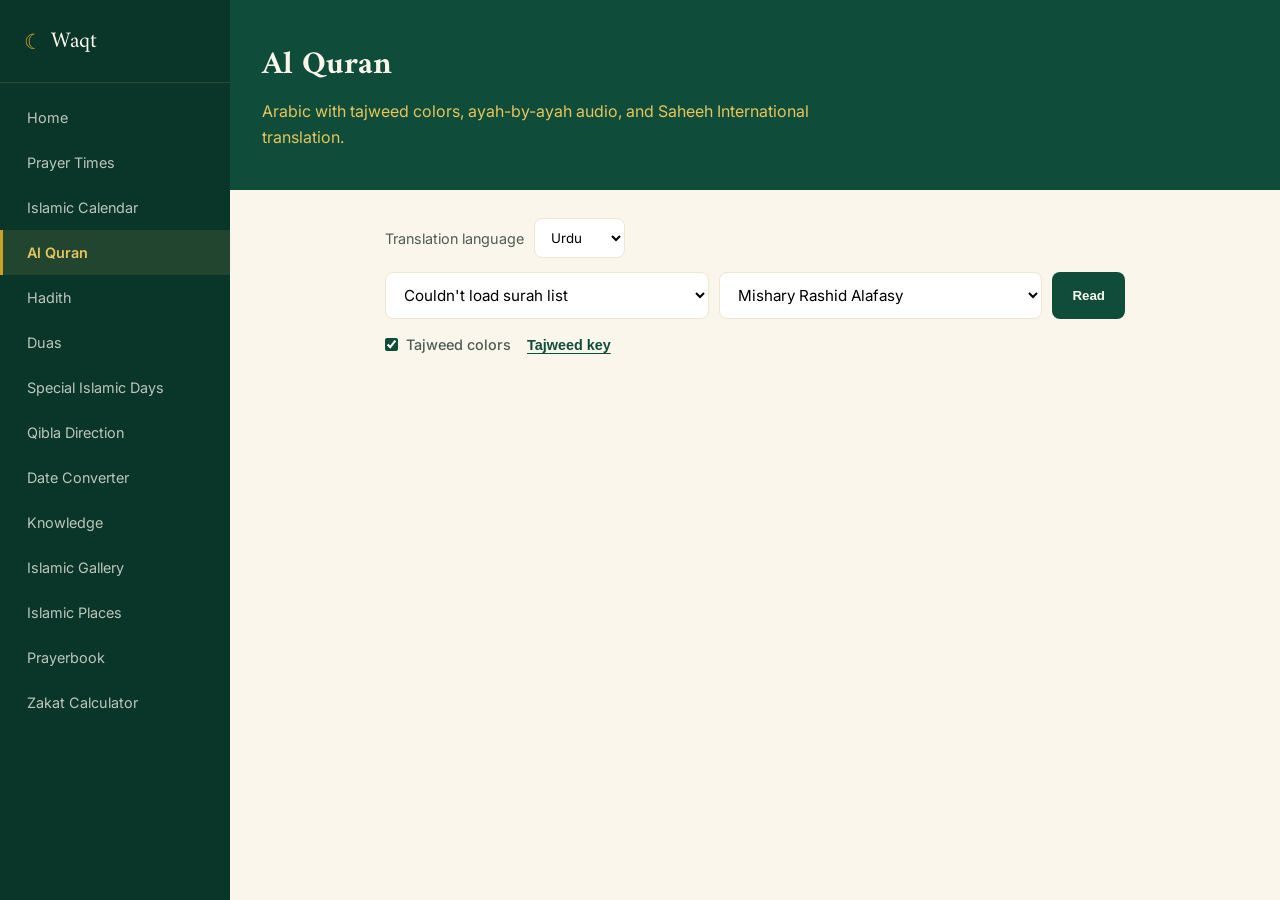
<file: quran.html>
<!DOCTYPE html>
<html lang="en">
<head>
    <meta charset="UTF-8">
    <meta name="viewport" content="width=device-width, initial-scale=1.0">
    <title>Al Quran | Waqt</title>
    <meta name="description" content="Read the Quran surah by surah with tajweed coloring, ayah audio, and English translation.">
    <link rel="preconnect" href="https://fonts.googleapis.com">
    <link href="https://fonts.googleapis.com/css2?family=Amiri:wght@400;700&family=Amiri+Quran&family=Inter:wght@400;500;600;700&display=swap" rel="stylesheet">
    <link rel="stylesheet" href="style.css">
</head>
<body data-page="quran">

    <div class="app-layout">

        <div id="sidebar-placeholder"></div>
        <script src="sidebar.js"></script>

        <div class="content-area">

            <header class="page-hero">
                <h1 class="page-hero-title">Al Quran</h1>
                <p class="page-hero-sub">Arabic with tajweed colors, ayah-by-ayah audio, and Saheeh International translation.</p>
            </header>

            <main class="page-main page-main-wide">

                <div class="language-picker">
                    <label for="language-select">Translation language</label>
                    <select id="language-select">
                        <option value="urdu">Urdu</option>
                        <option value="english">English</option>
                    </select>
                </div>

                <div class="quran-picker">
                    <select id="surah-select" aria-label="Choose a surah">
                        <option value="">Loading surahs…</option>
                    </select>
                    <select id="reciter-select" aria-label="Choose a reciter"></select>
                    <button id="load-surah-btn" class="btn-primary">Read</button>
                </div>

                <div class="quran-tools">
                    <label class="quran-toggle">
                        <input type="checkbox" id="tajweed-toggle" checked>
                        <span>Tajweed colors</span>
                    </label>
                    <button type="button" id="tajweed-legend-btn" class="btn-link">Tajweed key</button>
                </div>

                <div id="tajweed-legend" class="tajweed-legend" hidden>
                    <p class="tajweed-legend-title">Tajweed key</p>
                    <ul class="tajweed-legend-list">
                        <li><span class="tajweed-swatch ham_wasl"></span> Hamzat ul Wasl / silent / lam shamsiyyah</li>
                        <li><span class="tajweed-swatch madda_normal"></span> Madd (normal)</li>
                        <li><span class="tajweed-swatch madda_permissible"></span> Madd (permissible)</li>
                        <li><span class="tajweed-swatch madda_necessary"></span> Madd (necessary)</li>
                        <li><span class="tajweed-swatch madda_obligatory"></span> Madd (obligatory)</li>
                        <li><span class="tajweed-swatch qalaqah"></span> Qalqalah</li>
                        <li><span class="tajweed-swatch ghunnah"></span> Ghunnah</li>
                        <li><span class="tajweed-swatch ikhafa"></span> Ikhfa</li>
                        <li><span class="tajweed-swatch ikhafa_shafawi"></span> Ikhfa shafawi</li>
                        <li><span class="tajweed-swatch iqlab"></span> Iqlab</li>
                        <li><span class="tajweed-swatch idgham_ghunnah"></span> Idgham with ghunnah</li>
                        <li><span class="tajweed-swatch idgham_wo_ghunnah"></span> Idgham without ghunnah</li>
                        <li><span class="tajweed-swatch idgham_shafawi"></span> Idgham shafawi</li>
                    </ul>
                </div>

                <div id="surah-content" class="surah-content"></div>

                <audio id="ayah-audio" preload="none"></audio>

            </main>
        </div>
    </div>

    <script src="language.js"></script>
    <script src="quran.js"></script>
</body>
</html>
</file>
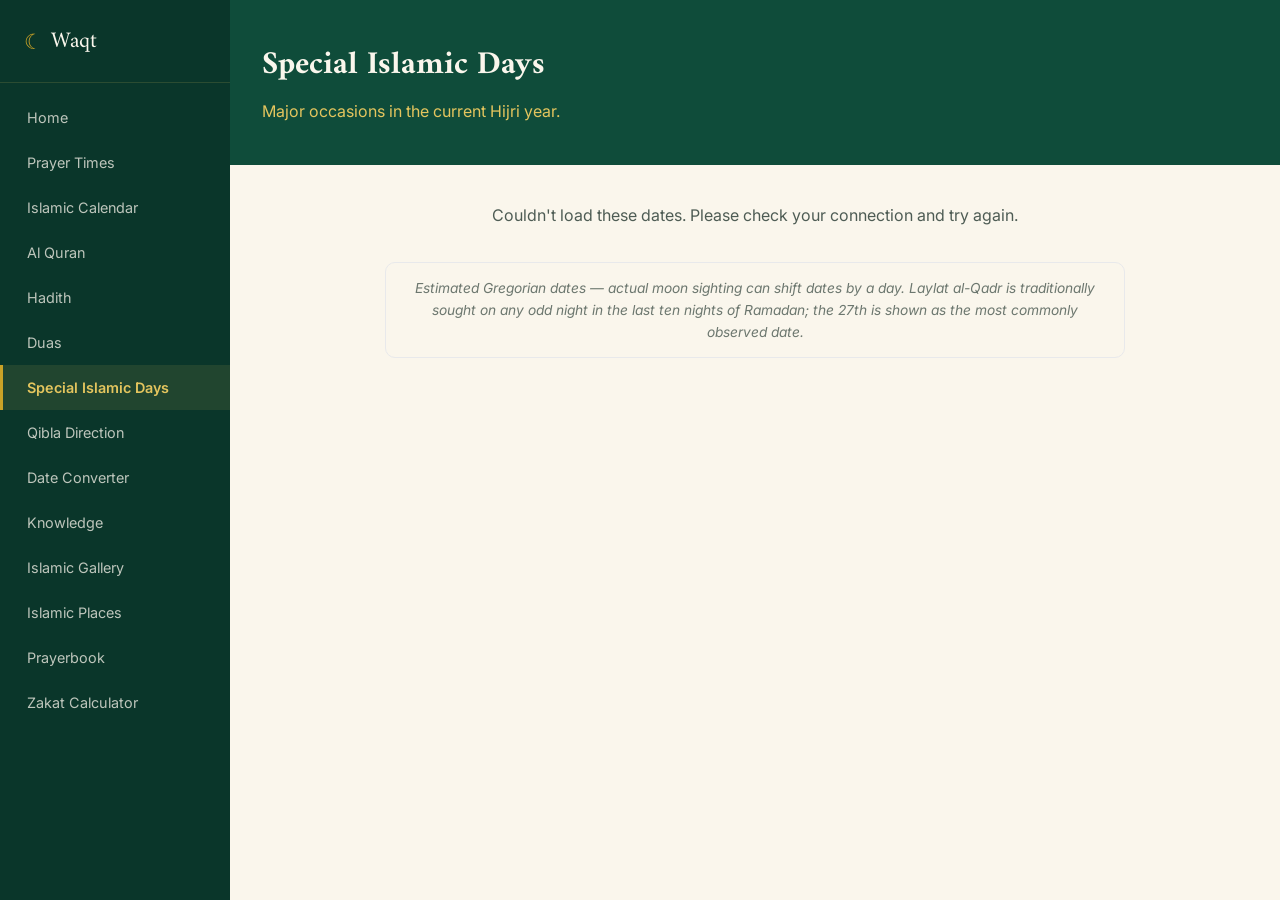
<file: special-islamic-days.html>
<!DOCTYPE html>
<html lang="en">
<head>
    <meta charset="UTF-8">
    <meta name="viewport" content="width=device-width, initial-scale=1.0">
    <title>Special Islamic Days | Waqt</title>
    <meta name="description" content="Major Islamic occasions and their dates for the current Hijri year.">
    <link rel="preconnect" href="https://fonts.googleapis.com">
    <link href="https://fonts.googleapis.com/css2?family=Amiri:wght@400;700&family=Inter:wght@400;500;600;700&display=swap" rel="stylesheet">
    <link rel="stylesheet" href="style.css">
</head>
<body data-page="special-days">

    <div class="app-layout">

        <div id="sidebar-placeholder"></div>
        <script src="sidebar.js"></script>

        <div class="content-area">

            <header class="page-hero">
                <h1 class="page-hero-title">Special Islamic Days</h1>
                <p class="page-hero-sub" id="hijri-year-sub">Major occasions in the current Hijri year.</p>
            </header>

            <main class="page-main page-main-wide">
                <div class="special-days-list" id="special-days-list">
                    <p class="converter-loading">Loading dates…</p>
                </div>
                <p class="dua-disclaimer">Estimated Gregorian dates — actual moon sighting can shift dates by a day. Laylat al-Qadr is traditionally sought on any odd night in the last ten nights of Ramadan; the 27th is shown as the most commonly observed date.</p>
            </main>
        </div>
    </div>

    <script src="special-islamic-days.js"></script>
</body>
</html>
</file>
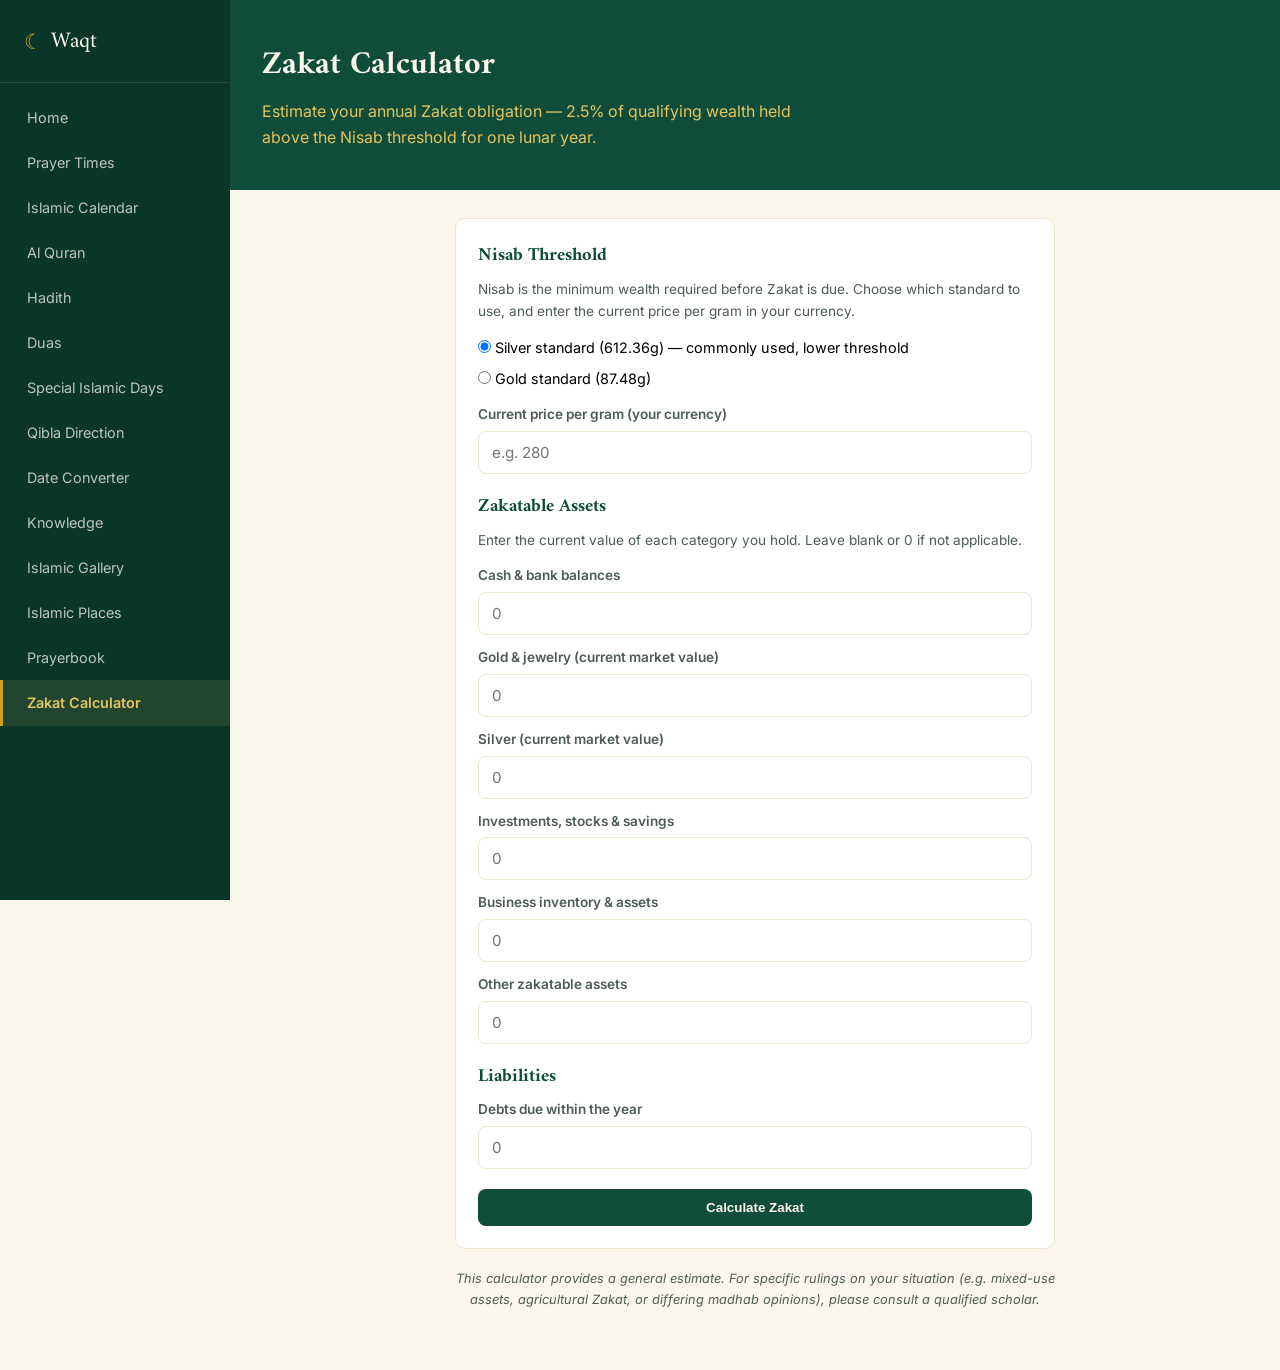
<file: zakat-calculator.html>
<!DOCTYPE html>
<html lang="en">
<head>
    <meta charset="UTF-8">
    <meta name="viewport" content="width=device-width, initial-scale=1.0">
    <title>Zakat Calculator | Waqt</title>
    <meta name="description" content="Calculate your Zakat based on cash, gold, silver, business assets, and debts.">
    <link rel="preconnect" href="https://fonts.googleapis.com">
    <link href="https://fonts.googleapis.com/css2?family=Amiri:wght@400;700&family=Inter:wght@400;500;600;700&display=swap" rel="stylesheet">
    <link rel="stylesheet" href="style.css">
</head>
<body data-page="zakat">

    <div class="app-layout">

        <div id="sidebar-placeholder"></div>
        <script src="sidebar.js"></script>

        <div class="content-area">

            <header class="page-hero">
                <h1 class="page-hero-title">Zakat Calculator</h1>
                <p class="page-hero-sub">Estimate your annual Zakat obligation — 2.5% of qualifying wealth held above the Nisab threshold for one lunar year.</p>
            </header>

            <main class="page-main">

                <section class="zakat-form-card">
                    <h2 class="zakat-section-title">Nisab Threshold</h2>
                    <p class="zakat-hint">Nisab is the minimum wealth required before Zakat is due. Choose which standard to use, and enter the current price per gram in your currency.</p>

                    <div class="zakat-row">
                        <label>
                            <input type="radio" name="nisab-type" value="silver" checked>
                            Silver standard (612.36g) — commonly used, lower threshold
                        </label>
                        <label>
                            <input type="radio" name="nisab-type" value="gold">
                            Gold standard (87.48g)
                        </label>
                    </div>

                    <div class="zakat-field">
                        <label for="metal-price">Current price per gram (your currency)</label>
                        <input type="number" id="metal-price" placeholder="e.g. 280" min="0">
                    </div>

                    <h2 class="zakat-section-title">Zakatable Assets</h2>
                    <p class="zakat-hint">Enter the current value of each category you hold. Leave blank or 0 if not applicable.</p>

                    <div class="zakat-field">
                        <label for="cash">Cash &amp; bank balances</label>
                        <input type="number" id="cash" min="0" placeholder="0">
                    </div>
                    <div class="zakat-field">
                        <label for="gold-value">Gold &amp; jewelry (current market value)</label>
                        <input type="number" id="gold-value" min="0" placeholder="0">
                    </div>
                    <div class="zakat-field">
                        <label for="silver-value">Silver (current market value)</label>
                        <input type="number" id="silver-value" min="0" placeholder="0">
                    </div>
                    <div class="zakat-field">
                        <label for="investments">Investments, stocks &amp; savings</label>
                        <input type="number" id="investments" min="0" placeholder="0">
                    </div>
                    <div class="zakat-field">
                        <label for="business">Business inventory &amp; assets</label>
                        <input type="number" id="business" min="0" placeholder="0">
                    </div>
                    <div class="zakat-field">
                        <label for="other-assets">Other zakatable assets</label>
                        <input type="number" id="other-assets" min="0" placeholder="0">
                    </div>

                    <h2 class="zakat-section-title">Liabilities</h2>
                    <div class="zakat-field">
                        <label for="debts">Debts due within the year</label>
                        <input type="number" id="debts" min="0" placeholder="0">
                    </div>

                    <button id="calculate-btn" class="btn-primary zakat-calc-btn">Calculate Zakat</button>
                </section>

                <section class="zakat-result-card" id="zakat-result" hidden>
                    <!-- populated by JS -->
                </section>

                <p class="zakat-disclaimer">This calculator provides a general estimate. For specific rulings on your situation (e.g. mixed-use assets, agricultural Zakat, or differing madhab opinions), please consult a qualified scholar.</p>

            </main>
        </div>
    </div>

    <script src="zakat.js"></script>
</body>
</html>
</file>
<file: style.css>
/* ============================
   Design tokens
   ============================ */
:root {
    --green: #0F4C3A;
    --green-dark: #0A362A;
    --gold: #C9A227;
    --gold-light: #E4C55E;
    --cream: #FAF6EC;
    --sand: #EFE6CF;
    --ink: #1B2620;
    --ink-soft: #4E5C54;

    --display-font: 'Amiri', 'Georgia', serif;
    --body-font: 'Inter', -apple-system, BlinkMacSystemFont, sans-serif;
}

* { box-sizing: border-box; margin: 0; padding: 0; }

body {
    font-family: var(--body-font);
    background: var(--cream);
    line-height: 1.6;
}

a { color: var(--gold); }

/* ============================
   Sidebar layout
   ============================ */
.app-layout {
    display: flex;
    min-height: 100vh;
}

.sidebar {
    width: 230px;
    flex-shrink: 0;
    background: var(--green-dark);
    padding: 24px 0;
    position: sticky;
    top: 0;
    height: 100vh;
    overflow-y: auto;
}

.sidebar-logo {
    display: flex;
    align-items: center;
    gap: 8px;
    padding: 0 24px 22px;
    border-bottom: 1px solid rgba(228, 197, 94, 0.15);
    margin-bottom: 12px;
}

.sidebar-logo-icon { color: var(--gold); font-size: 1.3em; }

.sidebar-logo-text {
    font-family: var(--display-font);
    color: var(--cream);
    font-size: 1.4em;
}

.sidebar-nav {
    display: flex;
    flex-direction: column;
}

.sidebar-link {
    color: rgba(250, 246, 236, 0.75);
    text-decoration: none;
    font-size: 0.9em;
    padding: 11px 24px;
    border-left: 3px solid transparent;
    transition: 0.15s;
}

.sidebar-link:hover {
    background: rgba(228, 197, 94, 0.08);
    color: var(--cream);
}

.sidebar-link.active {
    border-left-color: var(--gold);
    background: rgba(228, 197, 94, 0.1);
    color: var(--gold-light);
    font-weight: 600;
}

.content-area {
    flex: 1;
    min-width: 0;
}

@media (max-width: 860px) {
    .app-layout { flex-direction: column; }
    .sidebar {
        width: 100%;
        height: auto;
        position: relative;
        padding: 16px 0;
    }
    .sidebar-nav {
        flex-direction: row;
        flex-wrap: wrap;
        gap: 4px;
        padding: 0 16px;
    }
    .sidebar-link {
        padding: 8px 12px;
        border-left: none;
        border-bottom: 2px solid transparent;
        font-size: 0.82em;
    }
    .sidebar-link.active {
        border-left-color: transparent;
        border-bottom-color: var(--gold);
    }
}

/* Visible keyboard focus everywhere */
a:focus-visible, button:focus-visible, input:focus-visible, select:focus-visible {
    outline: 2px solid var(--gold);
    outline-offset: 3px;
}

@media (prefers-reduced-motion: reduce) {
    * { animation: none !important; transition: none !important; }
}

/* ============================
   Header — subtle geometric star lattice texture
   ============================ */
.app-header {
    background: var(--green);
    background-image:
        linear-gradient(30deg, rgba(201,162,39,0.08) 12%, transparent 12.5%, transparent 87%, rgba(201,162,39,0.08) 87.5%, rgba(201,162,39,0.08)),
        linear-gradient(150deg, rgba(201,162,39,0.08) 12%, transparent 12.5%, transparent 87%, rgba(201,162,39,0.08) 87.5%, rgba(201,162,39,0.08)),
        linear-gradient(30deg, rgba(201,162,39,0.08) 12%, transparent 12.5%, transparent 87%, rgba(201,162,39,0.08) 87.5%, rgba(201,162,39,0.08)),
        linear-gradient(150deg, rgba(201,162,39,0.08) 12%, transparent 12.5%, transparent 87%, rgba(201,162,39,0.08) 87.5%, rgba(201,162,39,0.08));
    background-size: 44px 76px;
    background-position: 0 0, 0 0, 22px 38px, 22px 38px;
    padding: 48px 24px 40px;
    text-align: center;
}

.app-name {
    font-family: var(--display-font);
    font-size: 3em;
    color: var(--cream);
    letter-spacing: 0.02em;
}

.app-tagline {
    color: var(--gold-light);
    font-size: 0.95em;
    margin-top: 6px;
    font-family: var(--display-font);
}

/* ============================
   Main layout
   ============================ */
.app-main {
    max-width: 640px;
    margin: 0 auto;
    padding: 28px 20px 60px;
}

/* ============================
   Location bar
   ============================ */
.location-bar {
    display: flex;
    justify-content: space-between;
    align-items: center;
    flex-wrap: wrap;
    gap: 10px;
    background: #fff;
    border: 1px solid var(--sand);
    border-radius: 10px;
    padding: 14px 18px;
    margin-bottom: 16px;
}

.location-display {
    font-size: 0.92em;
    color: var(--ink-soft);
    display: flex;
    align-items: center;
    gap: 6px;
}

.location-actions { display: flex; align-items: center; gap: 8px; font-size: 0.85em; }

.btn-link {
    background: none;
    border: none;
    color: var(--green);
    font-weight: 600;
    cursor: pointer;
    padding: 0;
    text-decoration: underline;
    text-underline-offset: 3px;
    font-size: 1em;
}

.divider { color: var(--sand); }

.manual-location-form {
    display: flex;
    flex-wrap: wrap;
    gap: 10px;
    margin-bottom: 16px;
}

.manual-location-form input {
    flex: 1;
    min-width: 140px;
    padding: 11px 14px;
    border: 1px solid var(--sand);
    border-radius: 8px;
    font-family: inherit;
    font-size: 0.95em;
}

.btn-primary {
    background: var(--green);
    color: var(--cream);
    border: none;
    padding: 11px 20px;
    border-radius: 8px;
    font-weight: 600;
    cursor: pointer;
    transition: 0.2s;
}

.btn-primary:hover { background: var(--green-dark); }

/* ============================
   Date bar
   ============================ */
.date-bar {
    text-align: center;
    color: var(--ink-soft);
    font-size: 0.9em;
    margin-bottom: 26px;
}

.date-sep { margin: 0 8px; color: var(--gold); }

/* ============================
   Signature element: Mihrab arch "Next Prayer" card
   ============================ */
.next-prayer-wrap {
    display: flex;
    justify-content: center;
    margin-bottom: 36px;
}

.mihrab-card {
    position: relative;
    width: 280px;
    background: var(--green);
    color: var(--cream);
    text-align: center;
    padding: 56px 24px 32px;
    border-radius: 140px 140px 12px 12px; /* pointed-arch silhouette */
    border: 3px solid var(--gold);
    box-shadow: 0 18px 40px rgba(15, 76, 58, 0.25);
}

.mihrab-card::before {
    /* inner arch line, echoing mihrab niche framing */
    content: "";
    position: absolute;
    top: 14px;
    left: 14px;
    right: 14px;
    bottom: 14px;
    border: 1.5px solid rgba(228, 197, 94, 0.4);
    border-radius: 120px 120px 6px 6px;
    pointer-events: none;
}

.next-prayer-label {
    font-size: 0.78em;
    text-transform: uppercase;
    letter-spacing: 2px;
    color: var(--gold-light);
    margin-bottom: 6px;
}

.next-prayer-name {
    font-family: var(--display-font);
    font-size: 2.1em;
    margin-bottom: 10px;
}

.next-prayer-countdown {
    font-size: 1.3em;
    font-weight: 700;
    color: var(--gold-light);
    margin-bottom: 6px;
    font-variant-numeric: tabular-nums;
}

.next-prayer-time {
    font-size: 0.9em;
    color: rgba(250, 246, 236, 0.75);
}

/* ============================
   Timings grid
   ============================ */
.timings-grid {
    display: grid;
    grid-template-columns: repeat(3, 1fr);
    gap: 12px;
    margin-bottom: 30px;
}

.timing-card {
    background: #fff;
    border: 1px solid var(--sand);
    border-radius: 10px;
    padding: 16px 10px;
    text-align: center;
}

.timing-card.is-active {
    border-color: var(--gold);
    background: var(--sand);
}

.timing-name {
    font-size: 0.8em;
    color: var(--ink-soft);
    text-transform: uppercase;
    letter-spacing: 1px;
    margin-bottom: 6px;
}

.timing-value {
    font-family: var(--display-font);
    font-size: 1.3em;
    color: var(--green);
    font-weight: 700;
}

/* ============================
   Settings
   ============================ */
.settings-bar {
    display: flex;
    flex-direction: column;
    gap: 14px;
    background: #fff;
    border: 1px solid var(--sand);
    border-radius: 10px;
    padding: 16px 18px;
    margin-bottom: 16px;
}

.setting-row {
    display: flex;
    flex-direction: column;
    gap: 6px;
}

.setting-row label {
    font-size: 0.85em;
    color: var(--ink-soft);
    font-weight: 600;
}

.setting-row select {
    padding: 10px 12px;
    border: 1px solid var(--sand);
    border-radius: 8px;
    font-family: inherit;
    font-size: 0.95em;
    background: #fff;
}

/* ============================
   Monthly timetable
   ============================ */
.monthly-section { margin-bottom: 20px; }

.btn-secondary {
    width: 100%;
    background: var(--sand);
    color: var(--green-dark);
    border: none;
    padding: 13px 20px;
    border-radius: 8px;
    font-weight: 700;
    cursor: pointer;
    transition: 0.2s;
}

.btn-secondary:hover { background: var(--gold-light); }

.monthly-wrap {
    margin-top: 14px;
    background: #fff;
    border: 1px solid var(--sand);
    border-radius: 10px;
    padding: 16px;
}

.monthly-title {
    font-family: var(--display-font);
    color: var(--green);
    text-align: center;
    margin-bottom: 12px;
    font-size: 1.2em;
}

.monthly-table-scroll {
    overflow-x: auto;
}

.monthly-table {
    width: 100%;
    border-collapse: collapse;
    font-size: 0.85em;
    white-space: nowrap;
}

.monthly-table th {
    background: var(--green);
    color: var(--cream);
    padding: 8px 10px;
    text-align: center;
    font-weight: 600;
    font-size: 0.9em;
}

.monthly-table td {
    padding: 7px 10px;
    text-align: center;
    border-bottom: 1px solid var(--sand);
}

.monthly-table tr.is-today-row {
    background: var(--sand);
    font-weight: 700;
    color: var(--green-dark);
}

.monthly-loading {
    text-align: center;
    color: var(--ink-soft);
    padding: 20px !important;
}

/* ============================
   Coming Soon page
   ============================ */
.coming-soon-page {
    max-width: 480px;
    margin: 100px auto;
    text-align: center;
    padding: 0 24px;
}

.coming-soon-icon {
    display: block;
    font-size: 2.5em;
    color: var(--gold);
    margin-bottom: 16px;
}

.coming-soon-page h1 {
    font-family: var(--display-font);
    color: var(--green);
    font-size: 1.8em;
    margin-bottom: 8px;
}

.coming-soon-page p {
    color: var(--ink-soft);
    margin-bottom: 28px;
}

.coming-soon-page .btn-primary {
    text-decoration: none;
    display: inline-block;
}

/* ============================
   Shared inner-page hero + main
   ============================ */
.page-hero {
    background: var(--green);
    padding: 40px 32px;
}

.page-hero-title {
    font-family: var(--display-font);
    color: var(--cream);
    font-size: 2em;
}

.page-hero-sub {
    color: var(--gold-light);
    margin-top: 8px;
    max-width: 560px;
}

.page-main {
    max-width: 640px;
    margin: 0 auto;
    padding: 28px 20px 60px;
}

.language-picker {
    display: flex;
    align-items: center;
    gap: 10px;
    margin-bottom: 14px;
}

.language-picker label {
    color: var(--ink-soft);
    font-size: 0.9em;
}

.language-picker select {
    padding: 10px 12px;
    border: 1px solid var(--sand);
    border-radius: 8px;
    font-family: inherit;
    background: #fff;
}

/* ============================
   Zakat Calculator
   ============================ */
.zakat-form-card, .zakat-result-card, .qibla-instructions {
    background: #fff;
    border: 1px solid var(--sand);
    border-radius: 10px;
    padding: 22px;
    margin-bottom: 20px;
}

.zakat-section-title {
    font-family: var(--display-font);
    color: var(--green);
    font-size: 1.15em;
    margin: 18px 0 8px;
}

.zakat-form-card .zakat-section-title:first-child { margin-top: 0; }

.zakat-hint {
    color: var(--ink-soft);
    font-size: 0.85em;
    margin-bottom: 14px;
}

.zakat-row {
    display: flex;
    flex-direction: column;
    gap: 8px;
    margin-bottom: 14px;
    font-size: 0.9em;
}

.zakat-field {
    display: flex;
    flex-direction: column;
    gap: 5px;
    margin-bottom: 12px;
}

.zakat-field label {
    font-size: 0.85em;
    color: var(--ink-soft);
    font-weight: 600;
}

.zakat-field input, #metal-price {
    padding: 11px 13px;
    border: 1px solid var(--sand);
    border-radius: 8px;
    font-family: inherit;
    font-size: 0.95em;
}

.zakat-calc-btn { width: 100%; margin-top: 8px; }

.zakat-result-card { text-align: center; }

.zakat-result-label {
    font-size: 0.85em;
    text-transform: uppercase;
    letter-spacing: 1.5px;
    color: var(--ink-soft);
    margin-bottom: 6px;
}

.zakat-result-amount {
    font-family: var(--display-font);
    font-size: 2.4em;
    color: var(--green);
}

.zakat-result-amount.zakat-not-due { color: var(--ink-soft); font-size: 1.8em; }

.zakat-breakdown { margin-top: 18px; text-align: left; }

.zakat-breakdown-row {
    display: flex;
    justify-content: space-between;
    padding: 8px 0;
    border-bottom: 1px solid var(--sand);
    font-size: 0.9em;
    color: var(--ink-soft);
}

.zakat-breakdown-total {
    font-weight: 700;
    color: var(--ink);
    border-bottom: 2px solid var(--gold);
}

.zakat-not-due-note {
    color: var(--ink-soft);
    font-size: 0.9em;
    margin-top: 10px;
}

.zakat-disclaimer {
    font-size: 0.8em;
    color: var(--ink-soft);
    text-align: center;
    font-style: italic;
}

/* ============================
   Qibla Direction
   ============================ */
.qibla-compass-wrap {
    text-align: center;
    margin: 30px 0;
}

.qibla-compass {
    width: 240px;
    height: 240px;
    margin: 0 auto 18px;
}

.qibla-compass-ring {
    position: relative;
    width: 100%;
    height: 100%;
    border-radius: 50%;
    background: #fff;
    border: 4px solid var(--green);
    box-shadow: 0 10px 26px rgba(15, 76, 58, 0.15);
}

.compass-label {
    position: absolute;
    font-weight: 700;
    color: var(--ink-soft);
    font-size: 0.85em;
}

.compass-n { top: 10px; left: 50%; transform: translateX(-50%); color: var(--green); }
.compass-s { bottom: 10px; left: 50%; transform: translateX(-50%); }
.compass-e { right: 12px; top: 50%; transform: translateY(-50%); }
.compass-w { left: 12px; top: 50%; transform: translateY(-50%); }

.qibla-needle {
    position: absolute;
    top: 50%;
    left: 50%;
    width: 4px;
    height: 42%;
    background: linear-gradient(to top, var(--gold), transparent);
    transform-origin: bottom center;
    transform: translate(-50%, -100%) rotate(0deg);
    transition: transform 0.4s ease;
}

.qibla-needle-kaaba {
    position: absolute;
    top: -14px;
    left: 50%;
    transform: translateX(-50%);
    font-size: 1.4em;
}

.qibla-bearing {
    font-family: var(--display-font);
    font-size: 1.4em;
    color: var(--green);
    margin-bottom: 4px;
}

.qibla-distance {
    color: var(--ink-soft);
    font-size: 0.9em;
}

.qibla-instructions p {
    color: var(--ink-soft);
    font-size: 0.9em;
    margin-bottom: 10px;
}

.qibla-note {
    font-style: italic;
    font-size: 0.85em !important;
}

/* ============================
   Date Converter
   ============================ */
.converter-tabs {
    display: flex;
    gap: 8px;
    margin-bottom: 20px;
}

.converter-tab {
    flex: 1;
    padding: 12px;
    border: 1px solid var(--sand);
    background: #fff;
    border-radius: 8px;
    cursor: pointer;
    font-weight: 600;
    font-size: 0.88em;
    color: var(--ink-soft);
    transition: 0.2s;
}

.converter-tab.active {
    background: var(--green);
    color: var(--cream);
    border-color: var(--green);
}

.converter-card {
    background: #fff;
    border: 1px solid var(--sand);
    border-radius: 10px;
    padding: 22px;
    margin-bottom: 20px;
}

.converter-hijri-row {
    display: grid;
    grid-template-columns: 1fr 2fr 1fr;
    gap: 10px;
}

.converter-result {
    background: var(--green);
    color: var(--cream);
    border-radius: 10px;
    padding: 26px;
    text-align: center;
}

.converter-result-label {
    font-size: 0.8em;
    text-transform: uppercase;
    letter-spacing: 1.5px;
    color: var(--gold-light);
    margin-bottom: 8px;
}

.converter-result-value {
    font-family: var(--display-font);
    font-size: 1.6em;
    margin-bottom: 6px;
}

.converter-result-sub {
    font-size: 0.85em;
    color: rgba(250, 246, 236, 0.75);
}

.converter-loading, .converter-error {
    text-align: center;
    color: var(--ink-soft);
    padding: 10px;
}

/* ============================
   Islamic Calendar
   ============================ */
.page-main-wide { max-width: 780px; }

.calendar-nav {
    display: flex;
    justify-content: space-between;
    align-items: center;
    margin-bottom: 18px;
}

.calendar-month-title {
    font-family: var(--display-font);
    color: var(--green);
    font-size: 1.3em;
}

.calendar-grid-wrap {
    background: #fff;
    border: 1px solid var(--sand);
    border-radius: 10px;
    padding: 16px;
}

.calendar-weekdays {
    display: grid;
    grid-template-columns: repeat(7, 1fr);
    text-align: center;
    font-size: 0.78em;
    font-weight: 700;
    color: var(--ink-soft);
    margin-bottom: 8px;
}

.calendar-grid {
    display: grid;
    grid-template-columns: repeat(7, 1fr);
    gap: 4px;
}

.calendar-cell {
    aspect-ratio: 1;
    display: flex;
    flex-direction: column;
    align-items: center;
    justify-content: center;
    border-radius: 6px;
    background: var(--cream);
}

.calendar-cell-empty { background: transparent; }

.calendar-cell-today {
    background: var(--green);
    color: var(--cream);
}

.calendar-cell-today .calendar-hijri-day { color: var(--gold-light); }

.calendar-greg-day {
    font-weight: 700;
    font-size: 0.95em;
}

.calendar-hijri-day {
    font-size: 0.65em;
    color: var(--ink-soft);
    margin-top: 2px;
}

@media (max-width: 480px) {
    .calendar-hijri-day { font-size: 0.55em; }
    .converter-hijri-row { grid-template-columns: 1fr; }
}

/* ============================
   Duas page
   ============================ */
.dua-category-nav {
    display: flex;
    flex-wrap: wrap;
    gap: 8px;
    margin-bottom: 26px;
    padding: 16px;
    background: #fff;
    border: 1px solid var(--sand);
    border-radius: 10px;
}

.dua-category-pill {
    background: var(--sand);
    color: var(--green-dark);
    font-size: 0.8em;
    font-weight: 600;
    padding: 7px 14px;
    border-radius: 20px;
    text-decoration: none;
    transition: 0.2s;
}

.dua-category-pill:hover {
    background: var(--gold);
    color: #fff;
}

.dua-category-title {
    font-family: var(--display-font);
    color: var(--green);
    font-size: 1.3em;
    margin: 30px 0 14px;
    scroll-margin-top: 90px;
}

.dua-category-title:first-child { margin-top: 0; }

.dua-card {
    background: #fff;
    border: 1px solid var(--sand);
    border-left: 3px solid var(--gold);
    border-radius: 8px;
    padding: 20px;
    margin-bottom: 14px;
}

.dua-arabic {
    font-family: 'Amiri Quran', var(--display-font);
    font-size: 1.5em;
    text-align: right;
    direction: rtl;
    color: var(--ink);
    margin-bottom: 10px;
    line-height: 2;
}

.dua-transliteration {
    font-style: italic;
    color: var(--green);
    font-size: 0.95em;
    margin-bottom: 6px;
}

.dua-translation {
    color: var(--ink);
    margin-bottom: 8px;
}

.dua-reference {
    font-size: 0.78em;
    color: var(--ink-soft);
}

.dua-disclaimer {
    font-size: 0.8em;
    color: var(--ink-soft);
    font-style: italic;
    margin-top: 20px;
    text-align: center;
}

/* ============================
   Special Islamic Days
   ============================ */
.special-days-list { display: flex; flex-direction: column; gap: 12px; }

.special-day-card {
    background: #fff;
    border: 1px solid var(--sand);
    border-radius: 10px;
    padding: 18px 20px;
    display: flex;
    justify-content: space-between;
    align-items: center;
    gap: 16px;
}

.special-day-name {
    font-family: var(--display-font);
    color: var(--green);
    font-size: 1.1em;
    margin-bottom: 4px;
}

.special-day-desc {
    font-size: 0.85em;
    color: var(--ink-soft);
}

.special-day-date {
    font-weight: 700;
    color: var(--green-dark);
    background: var(--sand);
    padding: 8px 14px;
    border-radius: 8px;
    font-size: 0.9em;
    white-space: nowrap;
    text-align: center;
}

@media (max-width: 560px) {
    .special-day-card { flex-direction: column; align-items: flex-start; }
    .dua-arabic { font-size: 1.3em; }
}

/* ============================
   Al Quran
   ============================ */
.quran-picker {
    display: flex;
    flex-wrap: wrap;
    gap: 10px;
    margin-bottom: 14px;
}

.quran-picker select {
    flex: 1;
    min-width: 160px;
    padding: 12px 14px;
    border: 1px solid var(--sand);
    border-radius: 8px;
    font-family: inherit;
    font-size: 0.95em;
    background: #fff;
}

.surah-bismillah {
    font-family: 'Amiri Quran', var(--display-font);
    font-size: 1.6em;
    color: var(--cream);
    text-align: center;
    line-height: 1.2;
    margin-bottom: 2px;
}

.surah-bismillah-translation {
    color: rgba(250, 246, 236, 0.78);
    text-align: center;
    font-size: 0.95em;
    margin-bottom: 8px;
}

.quran-translation {
    font-family: var(--body-font);
    font-size: 1em;
    line-height: 1.6;
}

.ayah-bismillah {
    background: #fff;
    border: 1px solid var(--sand);
    border-radius: 8px;
    padding: 16px 20px;
    margin-bottom: 12px;
    text-align: center;
}

.ayah-bismillah .surah-bismillah {
    color: var(--green);
    margin-bottom: 16px;
}

.ayah-bismillah .surah-bismillah-translation {
    color: var(--ink-soft);
    margin-top: 8px;
    margin-bottom: 0;
}

.ayah-bismillah .dua-transliteration {
    margin-bottom: 12px;
}

.quran-tools {
    display: flex;
    align-items: center;
    gap: 16px;
    flex-wrap: wrap;
    margin-bottom: 16px;
    font-size: 0.9em;
}

.quran-toggle {
    display: flex;
    align-items: center;
    gap: 8px;
    color: var(--ink-soft);
    cursor: pointer;
    font-weight: 500;
}

.quran-toggle input { accent-color: var(--green); }

.tajweed-legend {
    background: #fff;
    border: 1px solid var(--sand);
    border-radius: 8px;
    padding: 16px 18px;
    margin-bottom: 20px;
}

.tajweed-legend-title {
    font-weight: 700;
    color: var(--green-dark);
    margin-bottom: 10px;
}

.tajweed-legend-list {
    list-style: none;
    display: grid;
    grid-template-columns: repeat(auto-fill, minmax(240px, 1fr));
    gap: 8px 16px;
    font-size: 0.85em;
    color: var(--ink-soft);
}

.tajweed-legend-list li {
    display: flex;
    align-items: center;
    gap: 8px;
}

.tajweed-swatch {
    width: 14px;
    height: 14px;
    border-radius: 4px;
    flex-shrink: 0;
    background: currentColor;
}

.surah-header {
    text-align: center;
    background: var(--green);
    color: var(--cream);
    border-radius: 10px;
    padding: 14px 20px 16px;
    margin-bottom: 16px;
}

.surah-arabic-name {
    font-family: var(--display-font);
    font-size: 2em;
    margin-bottom: 6px;
}

.surah-english-name { color: var(--gold-light); margin-bottom: 4px; }
.surah-meta { font-size: 0.85em; color: rgba(250, 246, 236, 0.7); }

.surah-audio-actions {
    display: flex;
    justify-content: center;
    gap: 10px;
    margin-top: 16px;
}

.surah-stop-btn {
    width: auto;
    padding: 11px 20px;
    background: rgba(250, 246, 236, 0.15);
    color: var(--cream);
}

.surah-stop-btn:hover {
    background: rgba(250, 246, 236, 0.28);
    color: var(--cream);
}

.ayah-block {
    background: #fff;
    border: 1px solid var(--sand);
    border-radius: 8px;
    padding: 18px 20px;
    margin-bottom: 12px;
}

.ayah-block.is-playing {
    border-color: var(--gold);
    box-shadow: 0 0 0 1px var(--gold-light);
}

.ayah-toolbar {
    display: flex;
    align-items: center;
    gap: 10px;
    margin-bottom: 10px;
}

.ayah-toolbar-label {
    font-size: 0.8em;
    font-weight: 600;
    color: var(--ink-soft);
    letter-spacing: 0.04em;
    text-transform: uppercase;
}

.ayah-play-btn {
    width: 36px;
    height: 36px;
    border: none;
    border-radius: 8px;
    background: var(--sand);
    color: var(--green-dark);
    font-size: 0.85em;
    cursor: pointer;
    transition: 0.15s;
}

.ayah-play-btn:hover,
.ayah-play-btn.is-active {
    background: var(--gold);
    color: var(--green-dark);
}

.ayah-arabic {
    font-family: 'Amiri Quran', var(--display-font);
    font-size: 1.5em;
    text-align: right;
    direction: rtl;
    line-height: 2;
    margin-bottom: 10px;
}

.ayah-arabic .tajweed {
    font-family: inherit;
    font-size: inherit;
}

.ayah-number { color: var(--gold); font-size: 0.7em; }

.ayah-translation { color: var(--ink-soft); font-size: 0.95em; }

.translation-urdu {
    direction: rtl;
    text-align: right;
    font-size: 1.1em;
    line-height: 1.9;
}

/* Official AlQuran Cloud tajweed colors */
.tajweed.ham_wasl,
.tajweed.slnt,
.tajweed.laam_shamsiyah,
.tajweed-swatch.ham_wasl { color: #AAAAAA; }
.tajweed.madda_normal,
.tajweed-swatch.madda_normal { color: #537FFF; }
.tajweed.madda_permissible,
.tajweed-swatch.madda_permissible { color: #4050FF; }
.tajweed.madda_necessary,
.tajweed-swatch.madda_necessary { color: #000EBC; }
.tajweed.madda_obligatory,
.tajweed-swatch.madda_obligatory { color: #2144C1; }
.tajweed.qalaqah,
.tajweed-swatch.qalaqah { color: #DD0008; }
.tajweed.ghunnah,
.tajweed-swatch.ghunnah { color: #FF7E1E; }
.tajweed.ikhafa,
.tajweed-swatch.ikhafa { color: #9400A8; }
.tajweed.ikhafa_shafawi,
.tajweed-swatch.ikhafa_shafawi { color: #D500B7; }
.tajweed.iqlab,
.tajweed-swatch.iqlab { color: #26BFFD; }
.tajweed.idgham_ghunnah,
.tajweed-swatch.idgham_ghunnah { color: #169777; }
.tajweed.idgham_wo_ghunnah,
.tajweed-swatch.idgham_wo_ghunnah { color: #169200; }
.tajweed.idgham_shafawi,
.tajweed-swatch.idgham_shafawi { color: #58B800; }
.tajweed.idgham_mutajanisayn,
.tajweed.idgham_mutaqaribayn { color: #A1A1A1; }

/* ============================
   Hadith
   ============================ */
.hadith-picker {
    margin-bottom: 14px;
}

.hadith-picker select {
    width: 100%;
    padding: 12px 14px;
    border: 1px solid var(--sand);
    border-radius: 8px;
    font-family: inherit;
    font-size: 0.95em;
    background: #fff;
}

.hadith-search-bar { margin-bottom: 14px; }

.hadith-search-bar input {
    width: 100%;
    padding: 12px 14px;
    border: 1px solid var(--sand);
    border-radius: 8px;
    font-family: inherit;
    font-size: 0.95em;
    box-sizing: border-box;
}


.hadith-breadcrumb { margin-bottom: 14px; }

.chapter-list {
    display: grid;
    grid-template-columns: repeat(auto-fill, minmax(240px, 1fr));
    gap: 12px;
    margin-bottom: 20px;
}

.chapter-card {
    background: #fff;
    border: 1px solid var(--sand);
    border-left: 3px solid var(--gold);
    border-radius: 8px;
    padding: 16px 18px;
    text-align: left;
    cursor: pointer;
    font-family: inherit;
    transition: 0.2s;
    display: flex;
    flex-direction: column;
    gap: 6px;
}

.chapter-card:hover {
    box-shadow: 0 8px 20px rgba(15,76,58,0.1);
    border-left-color: var(--green);
}

.chapter-title {
    font-family: var(--display-font);
    color: var(--green);
    font-size: 1.25em;
    font-weight: 700;
}

.chapter-meta {
    font-size: 0.9em;
    color: var(--ink-soft);
}

.hadith-status {
    font-size: 0.85em;
    color: var(--ink-soft);
    margin-bottom: 16px;
}

.hadith-list { display: flex; flex-direction: column; gap: 14px; }

#load-more-btn { width: 100%; margin-top: 20px; }

.hadith-content { margin-top: 20px; }

.hadith-card {
    background: #fff;
    border: 1px solid var(--sand);
    border-left: 3px solid var(--gold);
    border-radius: 8px;
    padding: 22px;
}

.hadith-collection-label {
    font-size: 0.8em;
    text-transform: uppercase;
    letter-spacing: 1px;
    color: var(--ink-soft);
    margin-bottom: 12px;
}

.hadith-arabic {
    font-family: 'Amiri Quran', var(--display-font);
    font-size: 1.3em;
    text-align: right;
    direction: rtl;
    line-height: 2;
    margin-bottom: 14px;
    padding-bottom: 14px;
    border-bottom: 1px solid var(--sand);
}

.hadith-english { color: var(--ink); margin-bottom: 10px; }
.hadith-grade { font-size: 0.82em; color: var(--green); font-weight: 600; }

.hadith-card-empty {
    border-left-color: #ccc;
    background: #fafafa;
}

.hadith-empty-note {
    font-size: 0.85em;
    color: var(--ink-soft);
    font-style: italic;
    line-height: 1.6;
}

@media (max-width: 560px) {
    .ayah-arabic { font-size: 1.3em; }
    .hadith-arabic { font-size: 1.1em; }
}

/* ============================
   Knowledge
   ============================ */
.knowledge-card {
    background: #fff;
    border: 1px solid var(--sand);
    border-left: 3px solid var(--gold);
    border-radius: 8px;
    padding: 20px;
    margin-bottom: 12px;
}

.knowledge-item-title {
    font-family: var(--display-font);
    color: var(--green);
    font-size: 1.05em;
    margin-bottom: 6px;
}

.knowledge-item-text { color: var(--ink-soft); font-size: 0.92em; }

/* ============================
   Prayerbook
   ============================ */
.prayerbook-intro {
    color: var(--ink-soft);
    margin-bottom: 16px;
    font-size: 0.95em;
}

.prayerbook-steps {
    background: #fff;
    border: 1px solid var(--sand);
    border-radius: 10px;
    padding: 22px 22px 22px 42px;
    margin-bottom: 20px;
}

.prayerbook-steps li {
    margin-bottom: 12px;
    color: var(--ink);
    line-height: 1.6;
}

.prayerbook-steps li strong { color: var(--green); }

.prayerbook-note {
    font-size: 0.85em;
    color: var(--ink-soft);
    margin-bottom: 30px;
}

.prayerbook-disclaimer {
    font-size: 0.82em;
    color: var(--ink-soft);
    font-style: italic;
    text-align: center;
    margin-top: 10px;
}

/* ============================
   Islamic Gallery
   ============================ */
.gallery-grid {
    display: grid;
    grid-template-columns: repeat(auto-fit, minmax(280px, 1fr));
    gap: 20px;
    margin-bottom: 30px;
}

.gallery-card {
    background: #fff;
    border: 1px solid var(--sand);
    border-radius: 10px;
    overflow: hidden;
}

.gallery-image {
    width: 100%;
    height: 200px;
    object-fit: cover;
    display: block;
}

.gallery-info { padding: 16px; }

.gallery-name {
    font-family: var(--display-font);
    color: var(--green);
    font-size: 1.15em;
    margin-bottom: 2px;
}

.gallery-location {
    font-size: 0.82em;
    color: var(--ink-soft);
    margin-bottom: 8px;
}

.gallery-description {
    font-size: 0.88em;
    color: var(--ink);
    margin-bottom: 10px;
}

.gallery-attribution {
    font-size: 0.72em;
    color: var(--gold);
    text-decoration: none;
}

.gallery-attribution:hover { text-decoration: underline; }

.gallery-links-grid {
    display: grid;
    grid-template-columns: repeat(auto-fit, minmax(220px, 1fr));
    gap: 14px;
}

.gallery-link-card {
    display: block;
    background: #fff;
    border: 1px solid var(--sand);
    border-left: 3px solid var(--gold);
    border-radius: 8px;
    padding: 16px;
    text-decoration: none;
    transition: 0.2s;
}

.gallery-link-card:hover { box-shadow: 0 8px 20px rgba(15,76,58,0.08); }

.gallery-view-link {
    font-size: 0.78em;
    color: var(--gold);
    font-weight: 600;
}

/* ============================
   Islamic Places
   ============================ */
.place-card {
    background: #fff;
    border: 1px solid var(--sand);
    border-left: 3px solid var(--gold);
    border-radius: 8px;
    padding: 20px;
    margin-bottom: 12px;
    display: flex;
    justify-content: space-between;
    align-items: flex-end;
    gap: 16px;
    flex-wrap: wrap;
}

.place-name {
    font-family: var(--display-font);
    color: var(--green);
    font-size: 1.1em;
    margin-bottom: 2px;
}

.place-location {
    font-size: 0.8em;
    color: var(--ink-soft);
    margin-bottom: 8px;
}

.place-description {
    font-size: 0.9em;
    color: var(--ink);
    max-width: 60ch;
}

.place-map-link {
    color: var(--gold);
    font-weight: 700;
    font-size: 0.85em;
    text-decoration: none;
    white-space: nowrap;
}

.place-map-link:hover { text-decoration: underline; }

/* ============================
   Footer
   ============================ */
.app-footer {
    text-align: center;
    padding: 26px 20px;
    color: var(--ink-soft);
    font-size: 0.8em;
    border-top: 1px solid var(--sand);
}

/* ============================
   Responsive
   ============================ */
@media (max-width: 480px) {
    .app-name { font-size: 2.3em; }
    .timings-grid { grid-template-columns: repeat(2, 1fr); }
    .mihrab-card { width: 100%; max-width: 280px; }
}
/* =========================================================
   DUAS — Consistent visual language with the Hadith section
   ========================================================= */

.dua-category-nav {
    display: flex;
    flex-wrap: wrap;
    gap: 10px;
    margin-bottom: 20px;
}

.dua-category-pill {
    display: inline-flex;
    align-items: center;
    justify-content: center;
    min-height: 38px;
    padding: 8px 14px;
    border: 1px solid var(--border-color, #e5e7eb);
    border-radius: 10px;
    background: var(--card-bg, #fff);
    color: inherit;
    text-decoration: none;
    font-size: 0.92rem;
    font-weight: 600;
    transition: transform 0.15s ease, box-shadow 0.15s ease, border-color 0.15s ease;
}

.dua-category-pill:hover {
    transform: translateY(-1px);
    box-shadow: 0 3px 12px rgba(0, 0, 0, 0.07);
}

.dua-category-title {
    margin: 28px 0 12px;
    font-size: 1.25rem;
    line-height: 1.35;
    font-weight: 700;
}

.dua-card {
    position: relative;
    display: block;
    width: 100%;
    margin: 0 0 14px;
    padding: 20px 22px;
    border: 1px solid var(--border-color, #e5e7eb);
    border-radius: 12px;
    background: var(--card-bg, #fff);
    box-shadow: 0 2px 8px rgba(0, 0, 0, 0.04);
    transition: transform 0.15s ease, box-shadow 0.15s ease, border-color 0.15s ease;
}

.dua-card:hover {
    transform: translateY(-1px);
    box-shadow: 0 5px 18px rgba(0, 0, 0, 0.07);
}

.dua-arabic {
    margin: 0 0 14px;
    font-family: 'Amiri Quran', var(--display-font);
    font-size: 1.5em;
    line-height: 2;
    text-align: right;
    direction: rtl;
}

.dua-transliteration {
    margin: 0 0 10px;
    font-size: 0.98rem;
    line-height: 1.7;
    font-style: italic;
}

.dua-translation {
    margin: 0 0 12px;
    font-size: 1rem;
    line-height: 1.7;
}

.dua-reference {
    margin: 0;
    padding-top: 10px;
    border-top: 1px solid var(--border-color, #e5e7eb);
    font-size: 0.86rem;
    line-height: 1.55;
    opacity: 0.78;
}

.dua-translation.translation-urdu {
    font-size: 1.1rem;
    line-height: 1.9;
}

.dua-disclaimer {
    margin-top: 24px;
    padding: 14px 16px;
    border: 1px solid var(--border-color, #e5e7eb);
    border-radius: 10px;
    font-size: 0.86rem;
    line-height: 1.6;
    opacity: 0.82;
}

@media (max-width: 700px) {
    .dua-category-nav {
        gap: 8px;
        margin-bottom: 16px;
    }

    .dua-category-pill {
        min-height: 36px;
        padding: 7px 11px;
        font-size: 0.86rem;
    }

    .dua-card {
        padding: 16px;
        border-radius: 10px;
    }

    .dua-arabic {
        font-size: 1.3em;
        line-height: 2;
    }
}

/* =========================================================
   DUAS — Consistent visual language with the Hadith section
   ========================================================= */

.dua-category-nav {
    display: flex;
    flex-wrap: wrap;
    gap: 10px;
    margin-bottom: 20px;
}

.dua-category-pill {
    display: inline-flex;
    align-items: center;
    justify-content: center;
    min-height: 38px;
    padding: 8px 14px;
    border: 1px solid var(--border-color, #e5e7eb);
    border-radius: 10px;
    background: var(--card-bg, #fff);
    color: inherit;
    text-decoration: none;
    font-size: 0.92rem;
    font-weight: 600;
    transition:
        transform 0.15s ease,
        box-shadow 0.15s ease,
        border-color 0.15s ease;
}

.dua-category-pill:hover {
    transform: translateY(-1px);
    box-shadow: 0 3px 12px rgba(0, 0, 0, 0.07);
}

.dua-category-title {
    margin: 28px 0 12px;
    font-size: 1.25rem;
    line-height: 1.35;
    font-weight: 700;
}

.dua-card {
    position: relative;
    display: block;
    width: 100%;
    margin: 0 0 14px;
    padding: 20px 22px;
    border: 1px solid var(--border-color, #e5e7eb);
    border-radius: 12px;
    background: var(--card-bg, #fff);
    box-shadow: 0 2px 8px rgba(0, 0, 0, 0.04);
    transition:
        transform 0.15s ease,
        box-shadow 0.15s ease,
        border-color 0.15s ease;
}

.dua-card:hover {
    transform: translateY(-1px);
    box-shadow: 0 5px 18px rgba(0, 0, 0, 0.07);
}

.dua-arabic {
    margin: 0 0 14px;
    font-family: 'Amiri Quran', var(--display-font);
    font-size: 1.5em;
    line-height: 2;
    text-align: right;
    direction: rtl;
}

.dua-transliteration {
    margin: 0 0 10px;
    font-size: 0.98rem;
    line-height: 1.7;
    font-style: italic;
}

.dua-translation {
    margin: 0 0 12px;
    font-size: 1rem;
    line-height: 1.7;
}

.dua-reference {
    margin: 0;
    padding-top: 10px;
    border-top: 1px solid var(--border-color, #e5e7eb);
    font-size: 0.86rem;
    line-height: 1.55;
    opacity: 0.78;
}

.dua-disclaimer {
    margin-top: 24px;
    padding: 14px 16px;
    border: 1px solid var(--border-color, #e5e7eb);
    border-radius: 10px;
    font-size: 0.86rem;
    line-height: 1.6;
    opacity: 0.82;
}

@media (max-width: 700px) {
    .dua-category-nav {
        gap: 8px;
        margin-bottom: 16px;
    }

    .dua-category-pill {
        min-height: 36px;
        padding: 7px 11px;
        font-size: 0.86rem;
    }

    .dua-card {
        padding: 16px;
        border-radius: 10px;
    }

    .dua-arabic {
        font-size: 1.3em;
        line-height: 2;
    }
}

/* =========================================================
   SEO CONTENT — Waqt Homepage
   ========================================================= */

.seo-content {
    width: min(100%, 900px);
    margin: 40px auto 0;
    padding: 28px 24px;
    border: 1px solid var(--border-color, #e5e7eb);
    border-radius: 14px;
    background: var(--card-bg, #fff);
}

.seo-content h2 {
    margin: 0 0 16px;
    font-size: 1.6rem;
    line-height: 1.35;
}

.seo-content h3 {
    margin: 24px 0 10px;
    font-size: 1.15rem;
    line-height: 1.4;
}

.seo-content p {
    margin: 0 0 14px;
    line-height: 1.7;
}

.seo-content nav {
    margin-top: 18px;
}

.seo-content ul {
    margin: 0;
    padding-left: 20px;
}

.seo-content li {
    margin: 8px 0;
}

.seo-content a {
    font-weight: 600;
    text-decoration: none;
}

.seo-content a:hover {
    text-decoration: underline;
}

@media (max-width: 700px) {
    .seo-content {
        margin-top: 28px;
        padding: 22px 18px;
        border-radius: 12px;
    }

    .seo-content h2 {
        font-size: 1.4rem;
    }
}
</file>
